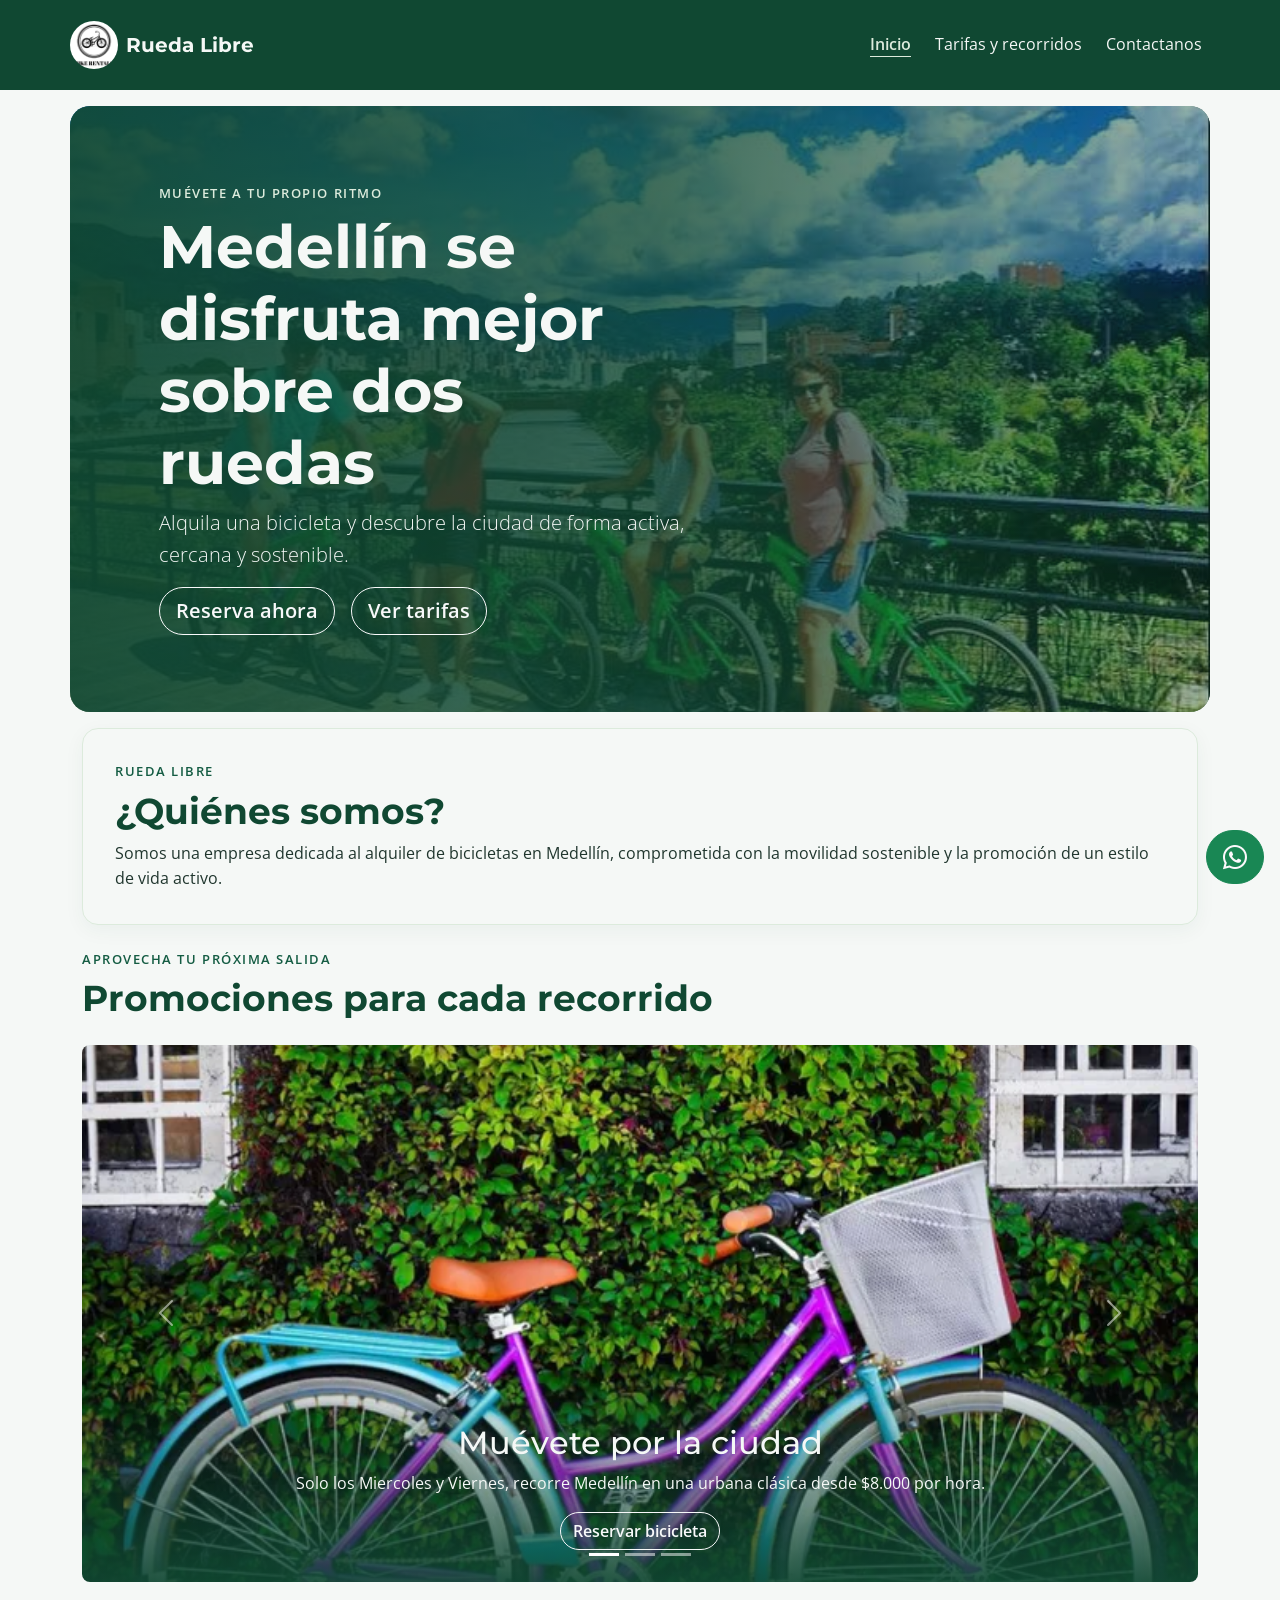
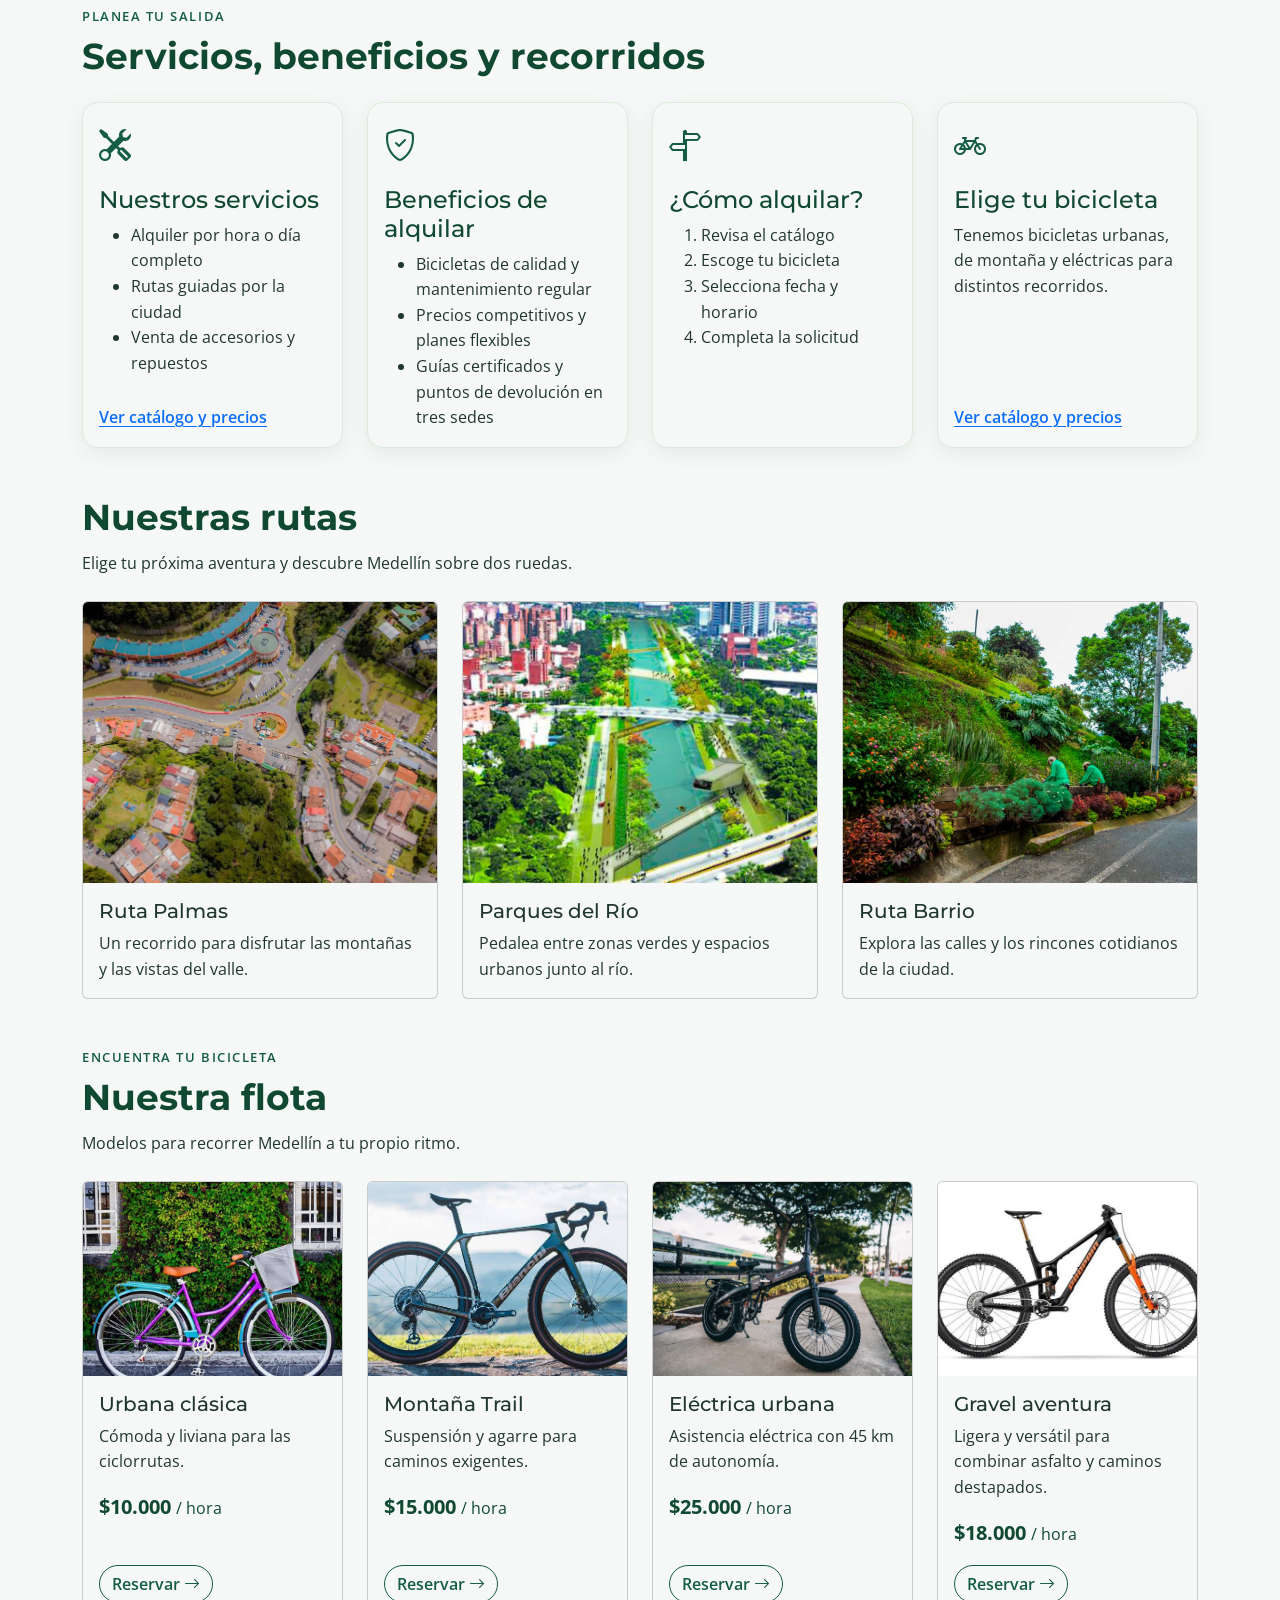
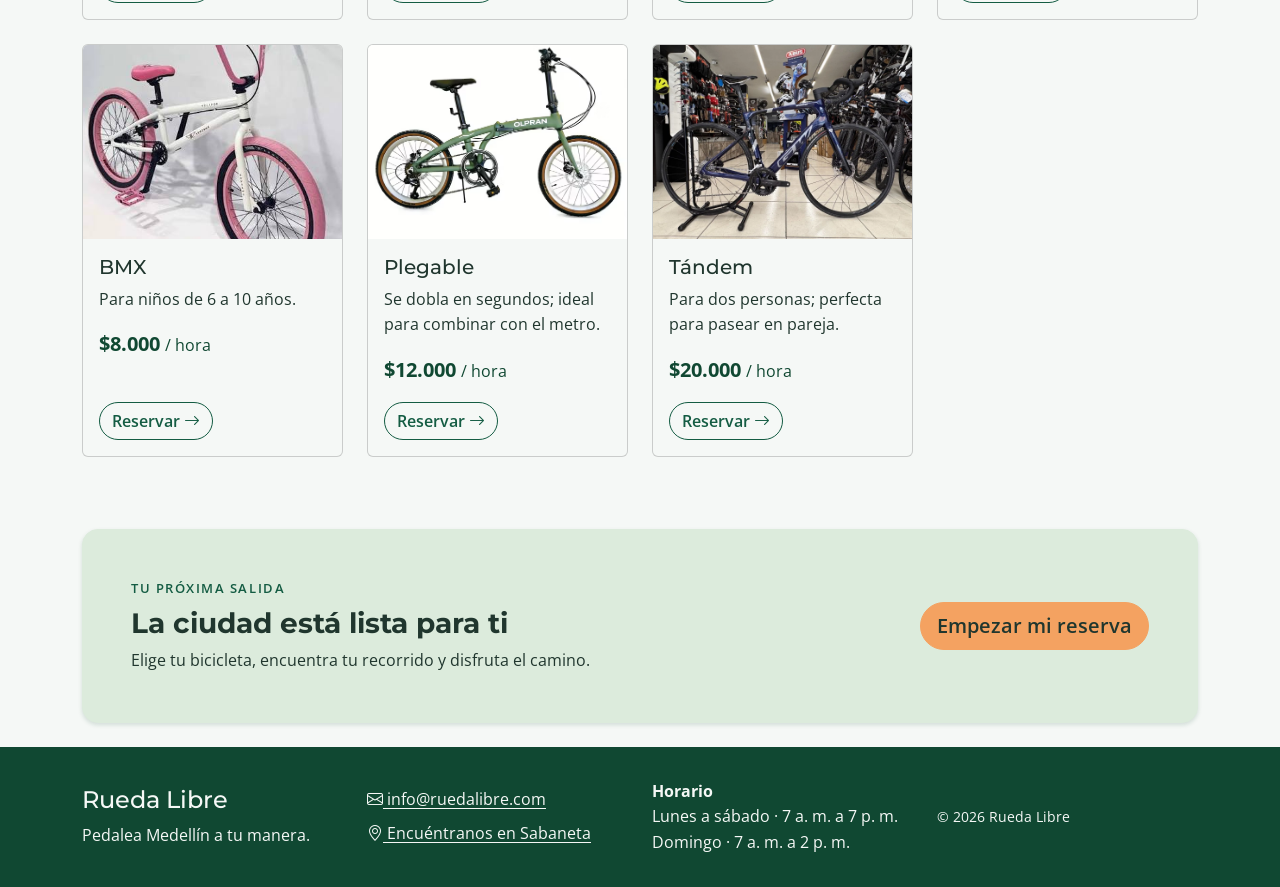
<file: index.html>
<!doctype html>
<html lang="es">
<head>
    <meta charset="utf-8">
    <meta name="viewport" content="width=device-width, initial-scale=1">
    <meta name="description" content="Alquila bicicletas en Medellín con Rueda Libre. Explora la ciudad con opciones urbanas, de montaña y eléctricas.">
    <meta name="theme-color" content="#145c43">
    <title>Rueda Libre | Alquiler de bicicletas en Medellín</title>
    <link rel="preconnect" href="https://fonts.googleapis.com">
    <link rel="preconnect" href="https://fonts.gstatic.com" crossorigin>
    <link href="https://fonts.googleapis.com/css2?family=Montserrat:wght@700&family=Open+Sans:wght@400;600&display=swap" rel="stylesheet">
    <link href="https://cdn.jsdelivr.net/npm/bootstrap@5.3.3/dist/css/bootstrap.min.css" rel="stylesheet" integrity="sha384-QWTKZyjpPEjISv5WaRU9OFeRpok6YctnYmDr5pNlyT2bRjXh0JMhjY6hW+ALEwIH" crossorigin="anonymous">
    <link rel="stylesheet" href="https://cdn.jsdelivr.net/npm/bootstrap-icons@1.11.3/font/bootstrap-icons.min.css">
    <link rel="stylesheet" href="paginas/styless.css">
</head>
<body>
    <a class="skip-link" href="#contenido">Saltar al contenido</a>
    <header class="site-header">
        <nav class="navbar navbar-expand-lg navbar-dark container py-3" aria-label="Navegación principal">
            <a class="navbar-brand d-flex align-items-center gap-2" href="index.html">
                <img class="brand-logo" src="img/logotipo.jpeg" alt="" width="48" height="48">
                <span>Rueda Libre</span>
            </a>
            <button class="navbar-toggler" type="button" data-bs-toggle="collapse" data-bs-target="#menu-principal" aria-controls="menu-principal" aria-expanded="false" aria-label="Abrir o cerrar menú">
                <span class="navbar-toggler-icon"></span>
            </button>
            <div class="collapse navbar-collapse" id="menu-principal">
                <ul class="navbar-nav ms-auto align-items-lg-center gap-lg-2" id="menu">
                    <li class="nav-item"><a class="nav-link activo" aria-current="page" href="index.html">Inicio</a></li>
                    <li class="nav-item"><a class="nav-link" href="paginas/tarifas.html">Tarifas y recorridos</a></li>
                    <li class="nav-item"><a class="nav-link" href="#contacto">Contactanos</a></li>
                </ul>
            </div>
        </nav>
    </header>


    <main id="contenido">
        <section class="hero container my-3" aria-labelledby="titulo-inicio">
            <img class="hero-image" src="img/Ruta.jpeg" alt="Recorrido en bicicleta por los paisajes de Medellín">
            <div class="hero-content">
                <p class="eyebrow">Muévete a tu propio ritmo</p>
                <h1 id="titulo-inicio">Medellín se disfruta mejor sobre dos ruedas</h1>
                <p class="lead">Alquila una bicicleta y descubre la ciudad de forma activa, cercana y sostenible.</p>
                <div class="d-flex flex-wrap gap-3">
                    <a class="btn btn-outline-light btn-lg" href="paginas/reservas.html">Reserva ahora</a>
                    <a class="btn btn-outline-light btn-lg" href="paginas/tarifas.html">Ver tarifas</a>
                </div>
            </div>
        </section>

        <section class="container pb-6" aria-labelledby="quienes-somos">
            <div class="content-panel">
                <p class="eyebrow">Rueda Libre</p>
                <h2 id="quienes-somos">¿Quiénes somos?</h2>
                <p class="mb-0">Somos una empresa dedicada al alquiler de bicicletas en Medellín, comprometida con la movilidad sostenible y la promoción de un estilo de vida activo.</p>
            </div>
        </section>

        <section class="container py-4" aria-labelledby="promociones-inicio">
            <div class="section-heading">
                <p class="eyebrow">Aprovecha tu próxima salida</p>
                <h2 id="promociones-inicio">Promociones para cada recorrido</h2>
            </div>
            <div id="carrusel-promociones" class="carousel slide promotions-carousel rounded-3 overflow-hidden" data-bs-ride="carousel" data-bs-interval="6000" data-bs-pause="hover" aria-label="Promociones de Rueda Libre">
                <div class="carousel-indicators">
                    <button type="button" data-bs-target="#carrusel-promociones" data-bs-slide-to="0" class="active" aria-current="true" aria-label="Mostrar promoción 1 de 3"></button>
                    <button type="button" data-bs-target="#carrusel-promociones" data-bs-slide-to="1" aria-label="Mostrar promoción 2 de 3"></button>
                    <button type="button" data-bs-target="#carrusel-promociones" data-bs-slide-to="2" aria-label="Mostrar promoción 3 de 3"></button>
                </div>
                <div class="carousel-inner">
                    <div class="carousel-item active">
                        <img src="img/UrbanaClasica.jpeg" class="d-block w-100 promotion-image" alt="Bicicleta urbana clásica para recorrer Medellín">
                        <div class="carousel-caption promotion-caption">
                            <h3 class="h2">Muévete por la ciudad</h3>
                            <p>Solo los Miercoles y Viernes, recorre Medellín en una urbana clásica desde $8.000 por hora.</p>
                            <a class="btn btn-outline-light" href="paginas/reservas.html">Reservar bicicleta</a>
                        </div>
                    </div>
                    <div class="carousel-item">
                        <img src="img/MontainTrain.jpeg" class="d-block w-100 promotion-image" alt="Bicicleta de montaña para caminos exigentes">
                        <div class="carousel-caption promotion-caption">
                            <h3 class="h2">Sal a buscar nuevas rutas</h3>
                            <p>Solo los Domingos, elige una bicicleta de montaña desde $13.000 por hora.</p>
                            <a class="btn btn-outline-light" href="paginas/reservas.html">Reservar bicicleta</a>
                        </div>
                    </div>
                    <div class="carousel-item">
                        <img src="img/ElectricaUrbana.jpeg" class="d-block w-100 promotion-image" alt="Bicicleta eléctrica urbana para llegar más lejos">
                        <div class="carousel-caption promotion-caption">
                            <h3 class="h2">Llega más lejos</h3>
                            <p>Solo los Lunes y Jueves, prueba la asistencia eléctrica por $22.000 la hora.</p>
                            <a class="btn btn-outline-light" href="paginas/reservas.html">Reservar bicicleta</a>
                        </div>
                    </div>
                </div>
                <button class="carousel-control-prev" type="button" data-bs-target="#carrusel-promociones" data-bs-slide="prev" aria-label="Promoción anterior">
                    <span class="carousel-control-prev-icon" aria-hidden="true"></span>
                    <span class="visually-hidden">Promoción anterior</span>
                </button>
                <button class="carousel-control-next" type="button" data-bs-target="#carrusel-promociones" data-bs-slide="next" aria-label="Promoción siguiente">
                    <span class="carousel-control-next-icon" aria-hidden="true"></span>
                    <span class="visually-hidden">Promoción siguiente</span>
                </button>
            </div>
        </section>

        <section class="container pb-5" aria-labelledby="opciones">
            <div class="section-heading">
                <p class="eyebrow">Planea tu salida</p>
                <h2 id="opciones">Servicios, beneficios y recorridos</h2>
            </div>
            <div class="row g-4">
                <div class="col-12 col-md-6 col-xl-3">
                    <article class="card info-card h-100">
                        <div class="card-body d-flex flex-column">
                            <i class="bi bi-tools card-icon" aria-hidden="true"></i>
                            <h3 class="h4 card-title">Nuestros servicios</h3>
                            <ul class="card-text">
                                <li>Alquiler por hora o día completo</li>
                                <li>Rutas guiadas por la ciudad</li>
                                <li>Venta de accesorios y repuestos</li>
                            </ul>
                            <a class="card-link mt-auto" href="paginas/tarifas.html">Ver catálogo y precios</a>
                        </div>
                    </article>
                </div>
                <div class="col-12 col-md-6 col-xl-3">
                    <article class="card info-card h-100">
                        <div class="card-body d-flex flex-column">
                            <i class="bi bi-shield-check card-icon" aria-hidden="true"></i>
                            <h3 class="h4 card-title">Beneficios de alquilar</h3>
                            
                            <ul class="card-text">
                                <li>Bicicletas de calidad y mantenimiento regular</li>
                                <li>Precios competitivos y planes flexibles</li>
                                <li>Guías certificados y puntos de devolución en tres sedes</li>
                            </ul>
                        </div>
                    </article>
                </div>
                <div class="col-12 col-md-6 col-xl-3">
                    <article class="card info-card h-100">
                        <div class="card-body d-flex flex-column">
                            <i class="bi bi-signpost-split card-icon" aria-hidden="true"></i>
                            <h3 class="h4 card-title">¿Cómo alquilar?</h3>
                            <ol class="card-text">
                                <li>Revisa el catálogo</li>
                                <li>Escoge tu bicicleta</li>
                                <li>Selecciona fecha y horario</li>
                                <li>Completa la solicitud</li>
                            </ol>
                        </div>
                    </article>
                </div>
                <div class="col-12 col-md-6 col-xl-3">
                    <article class="card info-card h-100">
                        <div class="card-body d-flex flex-column">
                            <i class="bi bi-bicycle card-icon" aria-hidden="true"></i>
                            <h3 class="h4 card-title">Elige tu bicicleta</h3>
                            <p class="card-text">Tenemos bicicletas urbanas, de montaña y eléctricas para distintos recorridos.</p>
                            <a class="card-link mt-auto" href="paginas/tarifas.html#alquiler">Ver catálogo y precios</a>
                        </div>
                    </article>
                </div>
            </div>

        </section>

        <section class="container py-9" aria-labelledby="nuestras-rutas">
            <div class="section-heading">
                <h2 id="nuestras-rutas">Nuestras rutas</h2>
                <p>Elige tu próxima aventura y descubre Medellín sobre dos ruedas.</p>
            </div>
            <div class="row g-4">
                <div class="col-12 col-md-4">
                    <article class="card route-card h-100">
                        <img class="card-img-top route-card-image" src="img/palmas.jpeg" alt="Paisaje de la ruta de Las Palmas">
                        <div class="card-body">
                            <h3 class="card-title h5">Ruta Palmas</h3>
                            <p class="card-text">Un recorrido para disfrutar las montañas y las vistas del valle.</p>
                        </div>
                    </article>
                </div>
                <div class="col-12 col-md-4">
                    <article class="card route-card h-100">
                        <img class="card-img-top route-card-image" src="img/ParquesdelRio.jpeg" alt="Recorrido junto a Parques del Río en Medellín">
                        <div class="card-body">
                            <h3 class="card-title h5">Parques del Río</h3>
                            <p class="card-text">Pedalea entre zonas verdes y espacios urbanos junto al río.</p>
                        </div>
                    </article>
                </div>
                <div class="col-12 col-md-4">
                    <article class="card route-card h-100">
                        <img class="card-img-top route-card-image" src="img/Barrio.jpeg" alt="Recorrido en bicicleta por un barrio de Medellín">
                        <div class="card-body">
                            <h3 class="card-title h5">Ruta Barrio</h3>
                            <p class="card-text">Explora las calles y los rincones cotidianos de la ciudad.</p>
                        </div>
                    </article>
                </div>
            </div>
        </section>

        <section class="container py-5" aria-labelledby="nuestra-flota">
            <div class="section-heading">
                <p class="eyebrow">Encuentra tu bicicleta</p>
                <h2 id="nuestra-flota">Nuestra flota</h2>
                <p>Modelos para recorrer Medellín a tu propio ritmo.</p>
            </div>
            <div class="row fleet-grid">
                <article class="col card fleet-card h-100">
                    <img class="card-img-top fleet-card-image" src="img/UrbanaClasica.jpeg" alt="Bicicleta urbana clásica" loading="lazy">
                    <div class="card-body d-flex flex-column">
                        <h3 class="card-title h5">Urbana clásica</h3>
                        <p class="card-text">Cómoda y liviana para las ciclorrutas.</p>
                        <p class="fleet-price fs-5 fw-bold">$10.000 <span class="fs-6 fw-normal">/ hora</span></p>
                        <a class="btn btn-outline-primary mt-auto align-self-start" href="paginas/reservas.html">Reservar <i class="bi bi-arrow-right" aria-hidden="true"></i></a>
                    </div>
                </article>
                <article class="col card fleet-card h-100">
                    <img class="card-img-top fleet-card-image" src="img/MontainTrain.jpeg" alt="Bicicleta para recorridos de montaña" loading="lazy">
                    <div class="card-body d-flex flex-column">
                        <h3 class="card-title h5">Montaña Trail</h3>
                        <p class="card-text">Suspensión y agarre para caminos exigentes.</p>
                        <p class="fleet-price fs-5 fw-bold">$15.000 <span class="fs-6 fw-normal">/ hora</span></p>
                        <a class="btn btn-outline-primary mt-auto align-self-start" href="paginas/reservas.html">Reservar <i class="bi bi-arrow-right" aria-hidden="true"></i></a>
                    </div>
                </article>
                <article class="col card fleet-card h-100">
                    <img class="card-img-top fleet-card-image" src="img/ElectricaUrbana.jpeg" alt="Bicicleta eléctrica urbana" loading="lazy">
                    <div class="card-body d-flex flex-column">
                        <h3 class="card-title h5">Eléctrica urbana</h3>
                        <p class="card-text">Asistencia eléctrica con 45 km de autonomía.</p>
                        <p class="fleet-price fs-5 fw-bold">$25.000 <span class="fs-6 fw-normal">/ hora</span></p>
                        <a class="btn btn-outline-primary mt-auto align-self-start" href="paginas/reservas.html">Reservar <i class="bi bi-arrow-right" aria-hidden="true"></i></a>
                    </div>
                </article>
                <article class="col card fleet-card h-100">
                    <img class="card-img-top fleet-card-image" src="img/GravelAventura.jpeg" alt="Bicicleta gravel para aventura" loading="lazy">
                    <div class="card-body d-flex flex-column">
                        <h3 class="card-title h5">Gravel aventura</h3>
                        <p class="card-text">Ligera y versátil para combinar asfalto y caminos destapados.</p>
                        <p class="fleet-price fs-5 fw-bold">$18.000 <span class="fs-6 fw-normal">/ hora</span></p>
                        <a class="btn btn-outline-primary mt-auto align-self-start" href="paginas/reservas.html">Reservar <i class="bi bi-arrow-right" aria-hidden="true"></i></a>
                    </div>
                </article>
                <article class="col card fleet-card h-100">
                    <img class="card-img-top fleet-card-image" src="img/BMX.jpeg" alt="Bicicleta BMX" loading="lazy">
                    <div class="card-body d-flex flex-column">
                        <h3 class="card-title h5">BMX</h3>
                        <p class="card-text">Para niños de 6 a 10 años.</p>
                        <p class="fleet-price fs-5 fw-bold">$8.000 <span class="fs-6 fw-normal">/ hora</span></p>
                        <a class="btn btn-outline-primary mt-auto align-self-start" href="paginas/reservas.html">Reservar <i class="bi bi-arrow-right" aria-hidden="true"></i></a>
                    </div>
                </article>
                <article class="col card fleet-card h-100">
                    <img class="card-img-top fleet-card-image" src="img/plegable.jpeg" alt="Bicicleta plegable" loading="lazy">
                    <div class="card-body d-flex flex-column">
                        <h3 class="card-title h5">Plegable</h3>
                        <p class="card-text">Se dobla en segundos; ideal para combinar con el metro.</p>
                        <p class="fleet-price fs-5 fw-bold">$12.000 <span class="fs-6 fw-normal">/ hora</span></p>
                        <a class="btn btn-outline-primary mt-auto align-self-start" href="paginas/reservas.html">Reservar <i class="bi bi-arrow-right" aria-hidden="true"></i></a>
                    </div>
                </article>
                <article class="col card fleet-card h-100">
                    <img class="card-img-top fleet-card-image" src="img/Bicicleta.jpeg" alt="Bicicleta de alquiler" loading="lazy">
                    <div class="card-body d-flex flex-column">
                        <h3 class="card-title h5">Tándem</h3>
                        <p class="card-text">Para dos personas; perfecta para pasear en pareja.</p>
                        <p class="fleet-price fs-5 fw-bold">$20.000 <span class="fs-6 fw-normal">/ hora</span></p>
                        <a class="btn btn-outline-primary mt-auto align-self-start" href="paginas/reservas.html">Reservar <i class="bi bi-arrow-right" aria-hidden="true"></i></a>
                    </div>
                </article>
            </div>
        </section>


        <section class="container py-4" aria-labelledby="viaje-a-tu-ritmo">
            <div class="cta-panel d-flex flex-column flex-md-row align-items-md-center justify-content-between gap-4 rounded-4 border p-4 p-md-5 shadow-sm">
                <div>
                    <p class="small fw-semibold text-uppercase eyebrow">Tu próxima salida</p>
                    <h2 id="viaje-a-tu-ritmo" class="h3 fw-bold">La ciudad está lista para ti</h2>
                    <p class="mb-0">Elige tu bicicleta, encuentra tu recorrido y disfruta el camino.</p>
                </div>
                <a class="btn btn-lg btn-naranja-pedal flex-shrink-0" href="paginas/reservas.html">Empezar mi reserva</a>
            </div>
        </section>
    </main>
<a class="whatsapp-link btn btn-success btn-lg position-fixed bottom-0 end-0 m-3 z-3" href="https://wa.me/573000000000" target="_blank" rel="noopener noreferrer" aria-label="Contactar con Rueda Libre por WhatsApp"><i class="bi bi-whatsapp"></i></a>
    <footer class="site-footer" id="contacto">
        <div class="container">
            <div class="row align-items-center g-4">
                <div class="col-12 col-sm-6 col-lg-3">
                <h2 class="h4">Rueda Libre</h2>
                <p class="mb-0">Pedalea Medellín a tu manera.</p>
            </div>
            <address class="col-12 col-sm-6 col-lg-3 footer-contact mb-0 d-flex flex-column gap-2">
                <a href="mailto:info@ruedalibre.com"><i class="bi bi-envelope" aria-hidden="true"></i> info@ruedalibre.com</a>
                <a href="https://www.google.com/maps/search/?api=1&amp;query=Cl.%2076D%20Sur%2047b-40%2C%20Sabaneta%2C%20Antioquia" target="_blank" rel="noopener noreferrer"><i class="bi bi-geo-alt" aria-hidden="true"></i> Encuéntranos en Sabaneta</a>
            </address>
            <div class="col-12 col-sm-6 col-lg-3">
                <strong>Horario</strong>
                <p class="mb-0">Lunes a sábado · 7 a. m. a 7 p. m.<br>Domingo · 7 a. m. a 2 p. m.</p>
            </div>
            <p class="col-12 col-sm-6 col-lg-3 mb-0 small">© 2026 Rueda Libre</p>
            </div>
        </div>
    </footer>
    <script src="https://cdn.jsdelivr.net/npm/bootstrap@5.3.3/dist/js/bootstrap.bundle.min.js" integrity="sha384-YvpcrYf0tY3lHB60NNkmXc5s9fDVZLESaAA55NDzOxhy9GkcIdslK1eN7N6jIeHz" crossorigin="anonymous"></script>
</body>
</html>
</file>
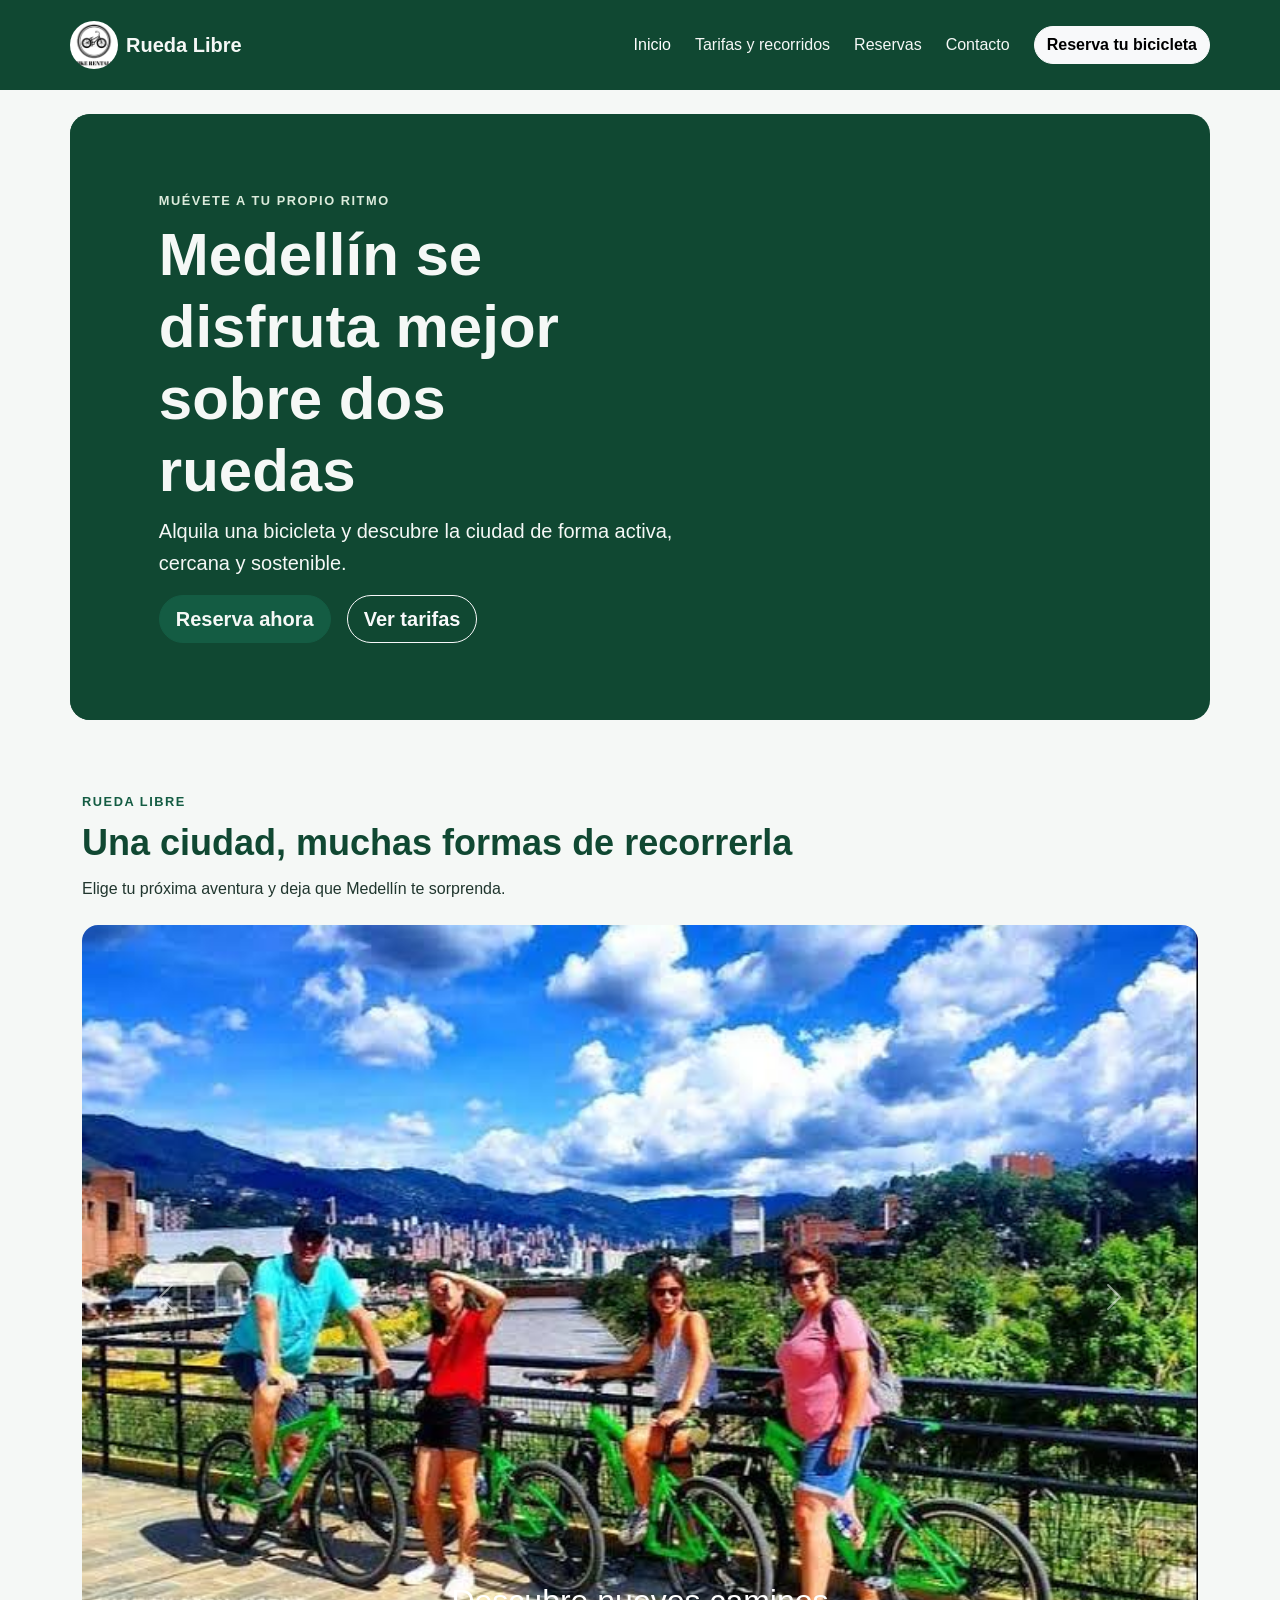
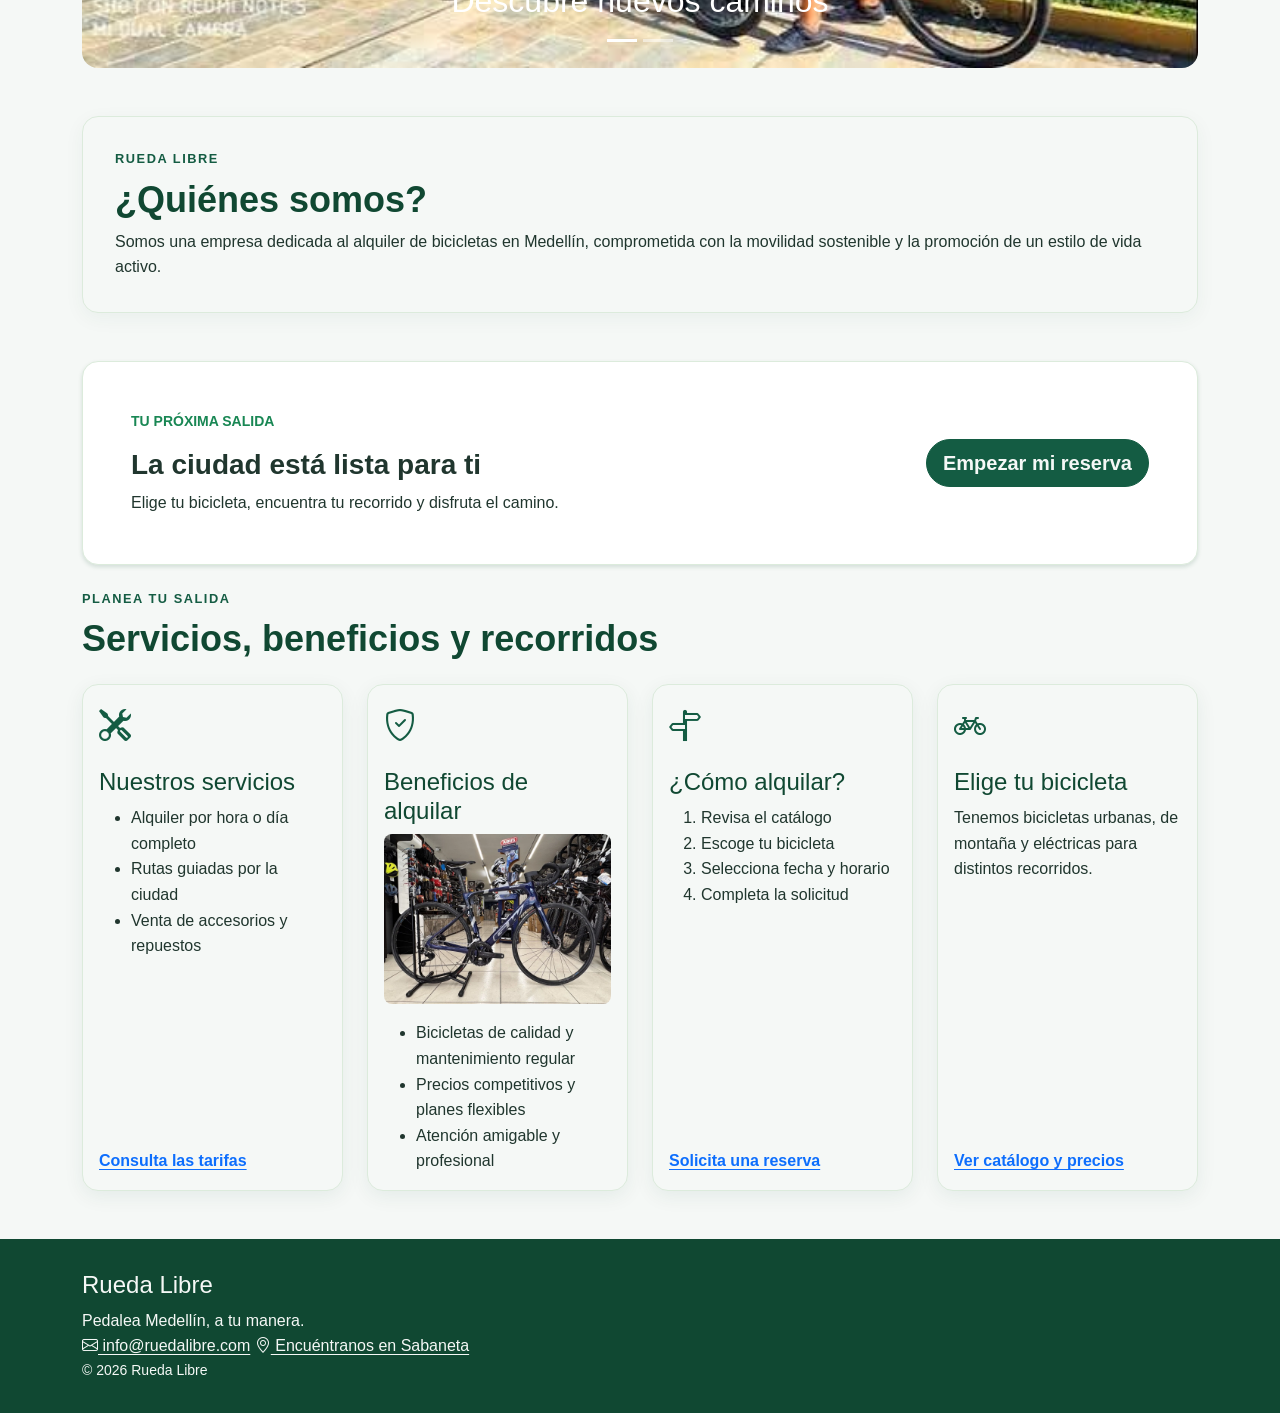
<file: paginas/index.html>
<!doctype html>
<html lang="es">
<head>
    <meta charset="utf-8">
    <meta name="viewport" content="width=device-width, initial-scale=1">
    <meta name="description" content="Alquila bicicletas en Medellín con Rueda Libre. Explora la ciudad con opciones urbanas, de montaña y eléctricas.">
    <meta name="theme-color" content="#145c43">
    <title>Rueda Libre | Alquiler de bicicletas en Medellín</title>
    <link rel="preconnect" href="https://fonts.googleapis.com">
    <link rel="preconnect" href="https://fonts.gstatic.com" crossorigin>
    <link href="https://fonts.googleapis.com/css2?family=DM+Sans:wght@400;500;600;700&family=Manrope:wght@600;700;800&display=swap" rel="stylesheet">
    <link href="https://cdn.jsdelivr.net/npm/bootstrap@5.3.3/dist/css/bootstrap.min.css" rel="stylesheet" integrity="sha384-QWTKZyjpPEjISv5WaRU9OFeRpok6YctnYmDr5pNlyT2bRjXh0JMhjY6hW+ALEwIH" crossorigin="anonymous">
    <link rel="stylesheet" href="https://cdn.jsdelivr.net/npm/bootstrap-icons@1.11.3/font/bootstrap-icons.min.css">
    <link rel="stylesheet" href="styless.css">
</head>
<body>
    <a class="skip-link" href="#contenido">Saltar al contenido</a>
    <header class="site-header">
        <nav class="navbar navbar-expand-lg navbar-dark container py-3" aria-label="Navegación principal">
            <a class="navbar-brand d-flex align-items-center gap-2" href="index.html">
                <img class="brand-logo" src="../img/logotipo.jpeg" alt="" width="48" height="48">
                <span>Rueda Libre</span>
            </a>
            <button class="navbar-toggler" type="button" data-bs-toggle="collapse" data-bs-target="#menu-principal" aria-controls="menu-principal" aria-expanded="false" aria-label="Abrir o cerrar menú">
                <span class="navbar-toggler-icon"></span>
            </button>
            <div class="collapse navbar-collapse" id="menu-principal">
                <ul class="navbar-nav ms-auto align-items-lg-center gap-lg-2">
                    <li class="nav-item"><a class="nav-link active" aria-current="page" href="index.html">Inicio</a></li>
                    <li class="nav-item"><a class="nav-link" href="tarifas.html">Tarifas y recorridos</a></li>
                    <li class="nav-item"><a class="nav-link" href="reservas.html">Reservas</a></li>
                    <li class="nav-item"><a class="nav-link" href="#contacto">Contacto</a></li>
                    <li class="nav-item"><a class="btn btn-light ms-lg-2" href="reservas.html">Reserva tu bicicleta</a></li>
                </ul>
            </div>
        </nav>
    </header>

    <main id="contenido">
        <section class="hero container my-4" aria-labelledby="titulo-inicio">
            <div class="hero-content">
                <p class="eyebrow">Muévete a tu propio ritmo</p>
                <h1 id="titulo-inicio">Medellín se disfruta mejor sobre dos ruedas</h1>
                <p class="lead">Alquila una bicicleta y descubre la ciudad de forma activa, cercana y sostenible.</p>
                <div class="d-flex flex-wrap gap-3">
                    <a class="btn btn-primary btn-lg" href="reservas.html">Reserva ahora</a>
                    <a class="btn btn-outline-light btn-lg" href="tarifas.html">Ver tarifas</a>
                </div>
            </div>
        </section>

        <section class="container py-5" aria-labelledby="experiencias">
            <div class="section-heading">
                <p class="eyebrow">Rueda Libre</p>
                <h2 id="experiencias">Una ciudad, muchas formas de recorrerla</h2>
                <p>Elige tu próxima aventura y deja que Medellín te sorprenda.</p>
            </div>
            <div id="carrusel-rutas" class="carousel slide ride-carousel" aria-label="Galería de bicicletas y recorridos">
                <div class="carousel-indicators">
                    <button type="button" data-bs-target="#carrusel-rutas" data-bs-slide-to="0" class="active" aria-current="true" aria-label="Mostrar imagen 1"></button>
                    <button type="button" data-bs-target="#carrusel-rutas" data-bs-slide-to="1" aria-label="Mostrar imagen 2"></button>
                </div>
                <div class="carousel-inner rounded-4">
                    <div class="carousel-item active">
                        <img src="../img/Ruta.jpeg" class="d-block w-100" alt="Bicicletas listas para recorrer Medellín">
                        <div class="carousel-caption"><p class="h2">Descubre nuevos caminos</p></div>
                    </div>
                    <div class="carousel-item">
                        <img src="../img/Bicicleta.jpeg" class="d-block w-100" alt="Bicicleta disponible para alquilar">
                        <div class="carousel-caption"><p class="h2">Encuentra tu próxima bicicleta</p></div>
                    </div>
                </div>
                <button class="carousel-control-prev" type="button" data-bs-target="#carrusel-rutas" data-bs-slide="prev" aria-label="Imagen anterior">
                    <span class="carousel-control-prev-icon" aria-hidden="true"></span>
                </button>
                <button class="carousel-control-next" type="button" data-bs-target="#carrusel-rutas" data-bs-slide="next" aria-label="Imagen siguiente">
                    <span class="carousel-control-next-icon" aria-hidden="true"></span>
                </button>
            </div>
        </section>

        <section class="container pb-4" aria-labelledby="quienes-somos">
            <div class="content-panel">
                <p class="eyebrow">Rueda Libre</p>
                <h2 id="quienes-somos">¿Quiénes somos?</h2>
                <p class="mb-0">Somos una empresa dedicada al alquiler de bicicletas en Medellín, comprometida con la movilidad sostenible y la promoción de un estilo de vida activo.</p>
            </div>
        </section>

        <section class="container py-4" aria-labelledby="viaje-a-tu-ritmo">
            <div class="d-flex flex-column flex-md-row align-items-md-center justify-content-between gap-4 rounded-4 border bg-white p-4 p-md-5 shadow-sm">
                <div>
                    <p class="small fw-bold text-success text-uppercase">Tu próxima salida</p>
                    <h2 id="viaje-a-tu-ritmo" class="h3 fw-bold">La ciudad está lista para ti</h2>
                    <p class="mb-0">Elige tu bicicleta, encuentra tu recorrido y disfruta el camino.</p>
                </div>
                <a class="btn btn-primary btn-lg flex-shrink-0" href="reservas.html">Empezar mi reserva</a>
            </div>
        </section>

        <section class="container pb-5" aria-labelledby="opciones">
            <div class="section-heading">
                <p class="eyebrow">Planea tu salida</p>
                <h2 id="opciones">Servicios, beneficios y recorridos</h2>
            </div>
            <div class="row g-4">
                <div class="col-12 col-md-6 col-xl-3">
                    <article class="card info-card h-100">
                        <div class="card-body d-flex flex-column">
                            <i class="bi bi-tools card-icon" aria-hidden="true"></i>
                            <h3 class="h4 card-title">Nuestros servicios</h3>
                            <ul class="card-text">
                                <li>Alquiler por hora o día completo</li>
                                <li>Rutas guiadas por la ciudad</li>
                                <li>Venta de accesorios y repuestos</li>
                            </ul>
                            <a class="card-link mt-auto" href="tarifas.html">Consulta las tarifas</a>
                        </div>
                    </article>
                </div>
                <div class="col-12 col-md-6 col-xl-3">
                    <article class="card info-card h-100">
                        <div class="card-body d-flex flex-column">
                            <i class="bi bi-shield-check card-icon" aria-hidden="true"></i>
                            <h3 class="h4 card-title">Beneficios de alquilar</h3>
                            <img class="img-fluid rounded-3 mb-3" src="../img/Bicicleta.jpeg" alt="Bicicleta disponible para alquilar">
                            <ul class="card-text">
                                <li>Bicicletas de calidad y mantenimiento regular</li>
                                <li>Precios competitivos y planes flexibles</li>
                                <li>Atención amigable y profesional</li>
                            </ul>
                        </div>
                    </article>
                </div>
                <div class="col-12 col-md-6 col-xl-3">
                    <article class="card info-card h-100">
                        <div class="card-body d-flex flex-column">
                            <i class="bi bi-signpost-split card-icon" aria-hidden="true"></i>
                            <h3 class="h4 card-title">¿Cómo alquilar?</h3>
                            <ol class="card-text">
                                <li>Revisa el catálogo</li>
                                <li>Escoge tu bicicleta</li>
                                <li>Selecciona fecha y horario</li>
                                <li>Completa la solicitud</li>
                            </ol>
                            <a class="card-link mt-auto" href="reservas.html">Solicita una reserva</a>
                        </div>
                    </article>
                </div>
                <div class="col-12 col-md-6 col-xl-3">
                    <article class="card info-card h-100">
                        <div class="card-body d-flex flex-column">
                            <i class="bi bi-bicycle card-icon" aria-hidden="true"></i>
                            <h3 class="h4 card-title">Elige tu bicicleta</h3>
                            <p class="card-text">Tenemos bicicletas urbanas, de montaña y eléctricas para distintos recorridos.</p>
                            <a class="card-link mt-auto" href="tarifas.html#alquiler">Ver catálogo y precios</a>
                        </div>
                    </article>
                </div>
            </div>
        </section>
    </main>

    <footer class="site-footer" id="contacto">
        <div class="container footer-content">
            <div>
                <h2 class="h4">Rueda Libre</h2>
                <p class="mb-0">Pedalea Medellín, a tu manera.</p>
            </div>
            <address class="mb-0">
                <a href="mailto:info@ruedalibre.com"><i class="bi bi-envelope" aria-hidden="true"></i> info@ruedalibre.com</a>
                <a href="https://www.google.com/maps/search/?api=1&amp;query=Cl.%2076D%20Sur%2047b-40%2C%20Sabaneta%2C%20Antioquia" target="_blank" rel="noopener noreferrer"><i class="bi bi-geo-alt" aria-hidden="true"></i> Encuéntranos en Sabaneta</a>
            </address>
            <p class="mb-0 small">© 2026 Rueda Libre</p>
        </div>
    </footer>
    <script src="https://cdn.jsdelivr.net/npm/bootstrap@5.3.3/dist/js/bootstrap.bundle.min.js" integrity="sha384-YvpcrYf0tY3lHB60NNkmXc5s9fDVZLESaAA55NDzOxhy9GkcIdslK1eN7N6jIeHz" crossorigin="anonymous"></script>
</body>
</html>
</file>
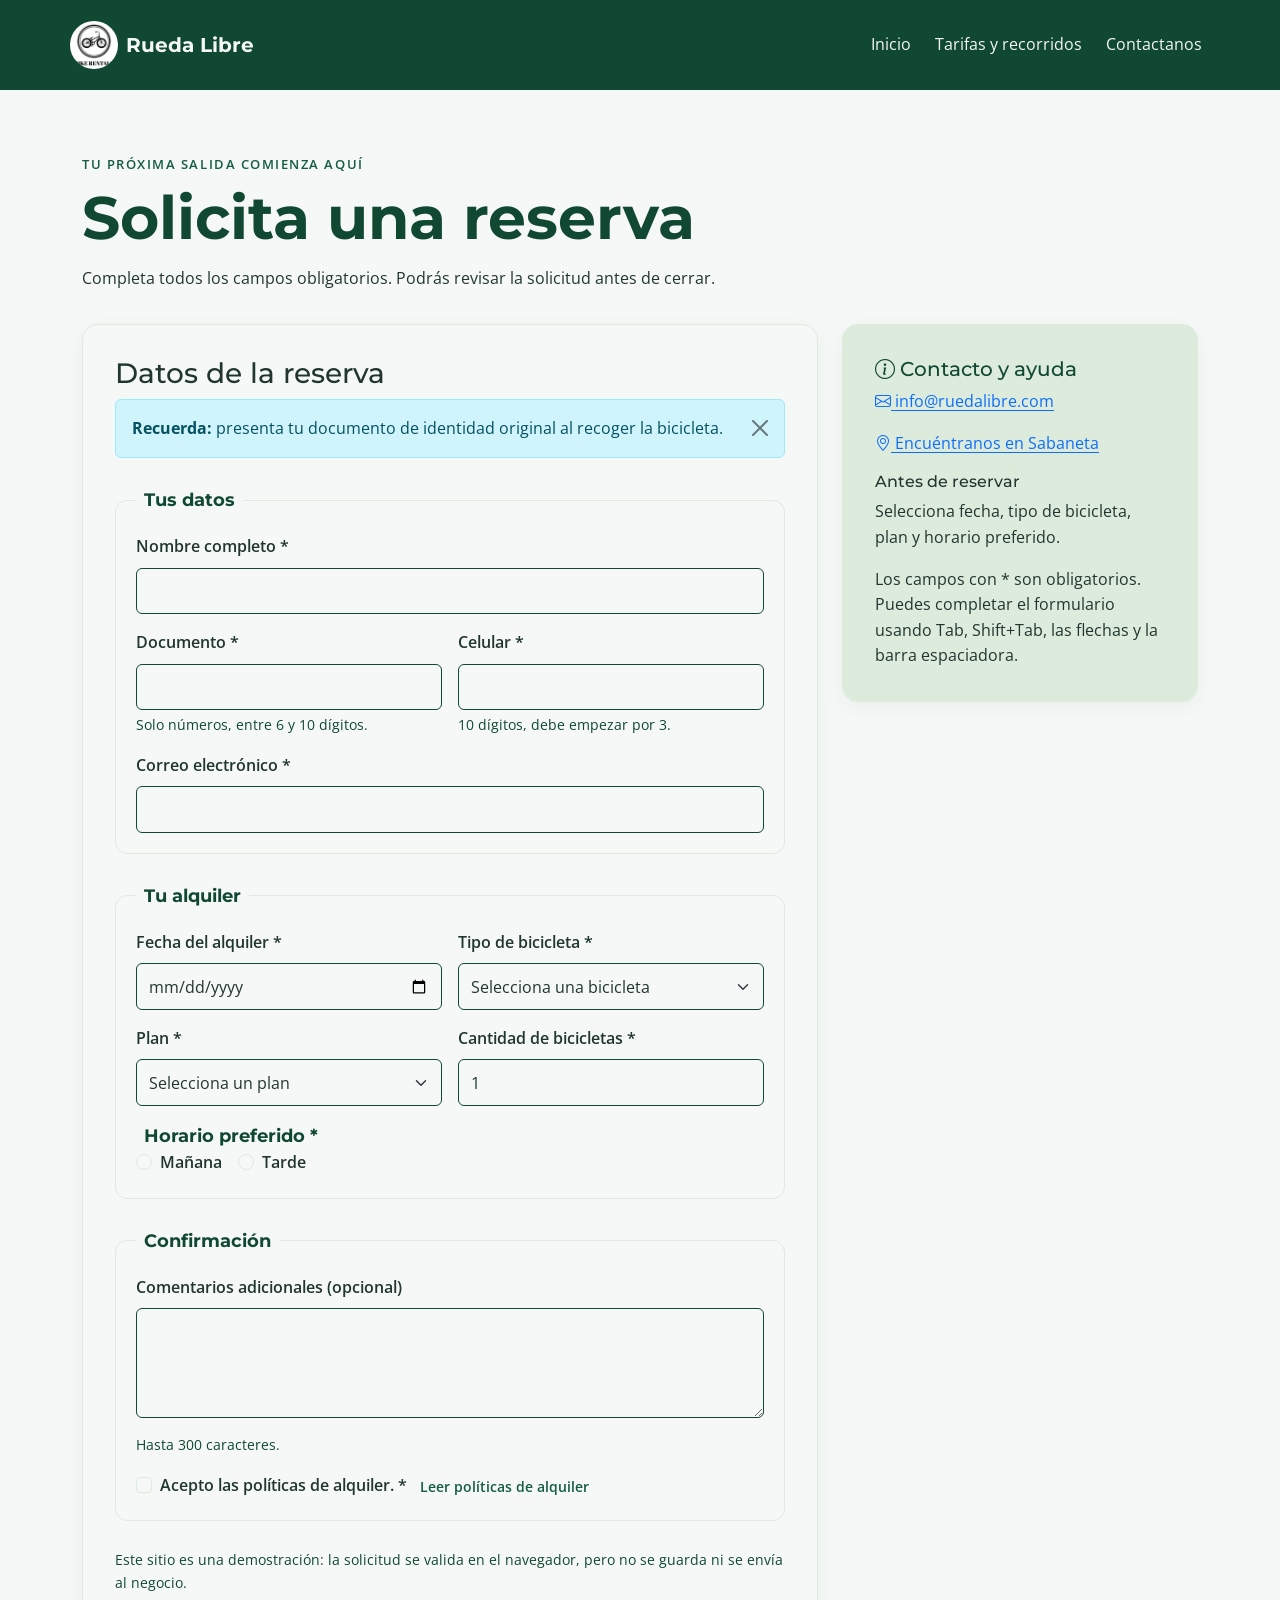
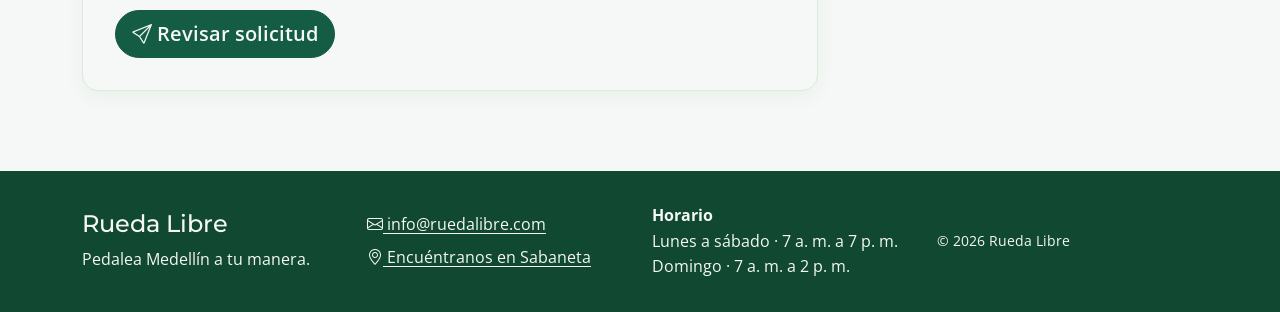
<file: paginas/reservas.html>
<!doctype html>
<html lang="es">
<head>
    <meta charset="utf-8">
    <meta name="viewport" content="width=device-width, initial-scale=1">
    <meta name="description" content="Completa el formulario para solicitar una reserva de bicicleta con Rueda Libre en Medellín.">
    <meta name="theme-color" content="#145c43">
    <title>Reservas | Rueda Libre</title>
    <link rel="preconnect" href="https://fonts.googleapis.com">
    <link rel="preconnect" href="https://fonts.gstatic.com" crossorigin>
    <link href="https://fonts.googleapis.com/css2?family=Montserrat:wght@700&family=Open+Sans:wght@400;600&display=swap" rel="stylesheet">
    <link href="https://cdn.jsdelivr.net/npm/bootstrap@5.3.3/dist/css/bootstrap.min.css" rel="stylesheet" integrity="sha384-QWTKZyjpPEjISv5WaRU9OFeRpok6YctnYmDr5pNlyT2bRjXh0JMhjY6hW+ALEwIH" crossorigin="anonymous">
    <link rel="stylesheet" href="https://cdn.jsdelivr.net/npm/bootstrap-icons@1.11.3/font/bootstrap-icons.min.css">
    <link rel="stylesheet" href="styless.css">
</head>
<body>
    <a class="skip-link" href="#contenido">Saltar al contenido</a>
    <header class="site-header">
        <nav class="navbar navbar-expand-lg navbar-dark container py-3" aria-label="Navegación principal">
            <a class="navbar-brand d-flex align-items-center gap-2" href="../index.html">
                <img class="brand-logo" src="../img/logotipo.jpeg" alt="" width="48" height="48">
                <span>Rueda Libre</span>
            </a>
            <button class="navbar-toggler" type="button" data-bs-toggle="collapse" data-bs-target="#menu-principal" aria-controls="menu-principal" aria-expanded="false" aria-label="Abrir o cerrar menú">
                <span class="navbar-toggler-icon"></span>
            </button>
            <div class="collapse navbar-collapse" id="menu-principal">
                <ul class="navbar-nav ms-auto align-items-lg-center gap-lg-2" id="menu">
                    <li class="nav-item"><a class="nav-link" href="../index.html">Inicio</a></li>
                    <li class="nav-item"><a class="nav-link" href="tarifas.html">Tarifas y recorridos</a></li>
                    <li class="nav-item"><a class="nav-link" href="#contacto">Contactanos</a></li>
                </ul>
            </div>
        </nav>
    </header>

    <main id="contenido" class="container page-content">
        <header class="page-heading">
            <p class="eyebrow">Tu próxima salida comienza aquí</p>
            <h1>Solicita una reserva</h1>
            <p>Completa todos los campos obligatorios. Podrás revisar la solicitud antes de cerrar.</p>
        </header>

        <div class="row g-4">
            <section class="col-12 col-lg-8" aria-labelledby="titulo-formulario">
                <div class="content-panel">
                    <h2 id="titulo-formulario" class="h3">Datos de la reserva</h2>
                    <div id="mensaje-formulario" class="alert alert-success d-none" role="status" aria-live="polite"></div>
                    <div class="alert alert-info alert-dismissible fade show" role="status">
                        <strong>Recuerda:</strong> presenta tu documento de identidad original al recoger la bicicleta.
                        <button type="button" class="btn-close" data-bs-dismiss="alert" aria-label="Cerrar recordatorio"></button>
                    </div>
                    <form id="formulario-reserva" class="needs-validation" action="#" method="post" novalidate>
                        <fieldset class="form-section">
                            <legend>Tus datos</legend>
                            <div class="row g-3">
                                <div class="col-12">
                                    <label class="form-label" for="nombre">Nombre completo <span aria-hidden="true">*</span></label>
                                    <input class="form-control" type="text" id="nombre" name="nombre" autocomplete="name" minlength="3" maxlength="100" aria-describedby="error-nombre" required>
                                    <div class="invalid-feedback" id="error-nombre">Escribe tu nombre completo con al menos 3 caracteres.</div>
                                </div>
                                <div class="col-12">
                                    <div class="row g-3">
                                        <div class="col-12 col-md-6">
                                            <label class="form-label" for="documento">Documento <span aria-hidden="true">*</span></label>
                                            <input class="form-control" type="text" id="documento" name="documento" inputmode="numeric" pattern="[0-9]{6,10}" title="Ingresa solo números: entre 6 y 10 dígitos." aria-describedby="ayuda-documento error-documento" required>
                                            <div id="ayuda-documento" class="form-text">Solo números, entre 6 y 10 dígitos.</div>
                                            <div class="invalid-feedback" id="error-documento">Escribe únicamente números: el documento debe tener entre 6 y 10 dígitos.</div>
                                        </div>
                                        <div class="col-12 col-md-6">
                                            <label class="form-label" for="celular">Celular <span aria-hidden="true">*</span></label>
                                            <input class="form-control" type="tel" id="celular" name="celular" autocomplete="tel" inputmode="numeric" pattern="3[0-9]{9}" title="Ingresa 10 dígitos y comienza por 3." aria-describedby="ayuda-celular error-celular" required>
                                            <div id="ayuda-celular" class="form-text">10 dígitos, debe empezar por 3.</div>
                                            <div class="invalid-feedback" id="error-celular">Escribe un número de celular de 10 dígitos que empiece por 3.</div>
                                        </div>
                                    </div>
                                </div>
                                <div class="col-12">
                                    <label class="form-label" for="correo">Correo electrónico <span aria-hidden="true">*</span></label>
                                    <input class="form-control" type="email" id="correo" name="correo" autocomplete="email" maxlength="254" aria-describedby="error-correo" required>
                                    <div class="invalid-feedback" id="error-correo">Escribe un correo completo con formato nombre@dominio.com.</div>
                                </div>
                            </div>
                        </fieldset>

                        <fieldset class="form-section">
                            <legend>Tu alquiler</legend>
                            <div class="row g-3">
                                <div class="col-12 col-md-6">
                                    <label class="form-label" for="fecha">Fecha del alquiler <span aria-hidden="true">*</span></label>
                                    <input class="form-control" type="date" id="fecha" name="fecha" aria-describedby="error-fecha" required>
                                    <div class="invalid-feedback" id="error-fecha">Selecciona la fecha de recogida de hoy en adelante.</div>
                                </div>
                                <div class="col-12 col-md-6">
                                    <label class="form-label" for="bicicleta">Tipo de bicicleta <span aria-hidden="true">*</span></label>
                                    <select class="form-select" id="bicicleta" name="bicicleta" aria-describedby="error-bicicleta" required>
                                        <option value="">Selecciona una bicicleta</option>
                                        <option value="urbana">Bicicleta urbana</option>
                                        <option value="montana">Bicicleta de montaña</option>
                                        <option value="electrica">Bicicleta eléctrica</option>
                                    </select>
                                    <div class="invalid-feedback" id="error-bicicleta">Elige el tipo de bicicleta que quieres alquilar.</div>
                                </div>
                                <div class="col-12 col-md-6">
                                    <label class="form-label" for="plan">Plan <span aria-hidden="true">*</span></label>
                                    <select class="form-select" id="plan" name="plan" aria-describedby="error-plan" required>
                                        <option value="">Selecciona un plan</option>
                                        <option value="una-hora">1 hora</option>
                                        <option value="medio-dia">Medio día (4 horas)</option>
                                        <option value="dia-completo">Día completo</option>
                                    </select>
                                    <div class="invalid-feedback" id="error-plan">Selecciona cuánto tiempo necesitas la bicicleta.</div>
                                </div>
                                <div class="col-12 col-md-6">
                                    <label class="form-label" for="cantidad">Cantidad de bicicletas <span aria-hidden="true">*</span></label>
                                    <input class="form-control" type="number" id="cantidad" name="cantidad" min="1" max="6" step="1" value="1" aria-describedby="error-cantidad" required>
                                    <div class="invalid-feedback" id="error-cantidad">Indica un número entero de bicicletas entre 1 y 6.</div>
                                </div>
                                <fieldset class="col-12">
                                    <legend class="form-label">Horario preferido <span aria-hidden="true">*</span></legend>
                                    <div class="d-flex flex-wrap gap-3">
                                        <div class="form-check">
                                            <input class="form-check-input" type="radio" id="horario-manana" name="horario" value="Mañana" aria-describedby="error-horario" required>
                                            <label class="form-check-label" for="horario-manana">Mañana</label>
                                            <div class="invalid-feedback" id="error-horario">Elige mañana o tarde como horario de recogida.</div>
                                        </div>
                                        <div class="form-check">
                                            <input class="form-check-input" type="radio" id="horario-tarde" name="horario" value="Tarde" aria-describedby="error-horario" required>
                                            <label class="form-check-label" for="horario-tarde">Tarde</label>
                                        </div>
                                    </div>
                                </fieldset>
                            </div>
                        </fieldset>

                        <fieldset class="form-section">
                            <legend>Confirmación</legend>
                            <label class="form-label" for="comentarios">Comentarios adicionales <span>(opcional)</span></label>
                            <textarea class="form-control mb-3" id="comentarios" name="comentarios" rows="4" maxlength="300" aria-describedby="ayuda-comentarios"></textarea>
                            <div id="ayuda-comentarios" class="form-text mb-3">Hasta 300 caracteres.</div>
                            <div class="form-check">
                                <input class="form-check-input" type="checkbox" id="politicas" name="politicas" value="aceptadas" aria-describedby="error-politicas" required>
                                <label class="form-check-label" for="politicas">Acepto las políticas de alquiler. <span aria-hidden="true">*</span></label>
                                <button type="button" class="btn btn-link btn-sm p-0 ms-2" data-bs-toggle="modal" data-bs-target="#modal-politicas">Leer políticas de alquiler</button>
                                <div class="invalid-feedback" id="error-politicas">Marca la casilla para aceptar las políticas antes de continuar.</div>
                            </div>
                        </fieldset>
                        <p class="form-text">Este sitio es una demostración: la solicitud se valida en el navegador, pero no se guarda ni se envía al negocio.</p>
                        <button class="btn btn-primary btn-lg" type="submit"><i class="bi bi-send" aria-hidden="true"></i> Revisar solicitud</button>
                    </form>
                </div>
            </section>
            <aside class="col-12 col-lg-4 reservation-contact" aria-labelledby="ayuda-reserva">
                <div class="notice-panel">
                    <h2 id="ayuda-reserva" class="h5"><i class="bi bi-info-circle" aria-hidden="true"></i> Contacto y ayuda</h2>
                    <address>
                        <p><a href="mailto:info@ruedalibre.com"><i class="bi bi-envelope" aria-hidden="true"></i> info@ruedalibre.com</a></p>
                        <p><a href="https://www.google.com/maps/search/?api=1&amp;query=Cl.%2076D%20Sur%2047b-40%2C%20Sabaneta%2C%20Antioquia" target="_blank" rel="noopener noreferrer"><i class="bi bi-geo-alt" aria-hidden="true"></i> Encuéntranos en Sabaneta</a></p>
                    </address>
                    <h3 class="h6">Antes de reservar</h3>
                    <p>Selecciona fecha, tipo de bicicleta, plan y horario preferido.</p>
                    <p class="mb-0">Los campos con <span aria-hidden="true">*</span> son obligatorios. Puedes completar el formulario usando Tab, Shift+Tab, las flechas y la barra espaciadora.</p>
                </div>
            </aside>
        </div>
    </main>

<footer class="site-footer" id="contacto">
        <div class="container">
            <div class="row align-items-center g-4">
                <div class="col-12 col-sm-6 col-lg-3">
                <h2 class="h4">Rueda Libre</h2>
                <p class="mb-0">Pedalea Medellín a tu manera.</p>
            </div>
            <address class="col-12 col-sm-6 col-lg-3 footer-contact mb-0 d-flex flex-column gap-2">
                <a href="mailto:info@ruedalibre.com"><i class="bi bi-envelope" aria-hidden="true"></i> info@ruedalibre.com</a>
                <a href="https://www.google.com/maps/search/?api=1&amp;query=Cl.%2076D%20Sur%2047b-40%2C%20Sabaneta%2C%20Antioquia" target="_blank" rel="noopener noreferrer"><i class="bi bi-geo-alt" aria-hidden="true"></i> Encuéntranos en Sabaneta</a>
            </address>
            <div class="col-12 col-sm-6 col-lg-3">
                <strong>Horario</strong>
                <p class="mb-0">Lunes a sábado · 7 a. m. a 7 p. m.<br>Domingo · 7 a. m. a 2 p. m.</p>
            </div>
            <p class="col-12 col-sm-6 col-lg-3 mb-0 small">© 2026 Rueda Libre</p>
            </div>
        </div>
    </footer>

    <script src="https://cdn.jsdelivr.net/npm/bootstrap@5.3.3/dist/js/bootstrap.bundle.min.js" integrity="sha384-YvpcrYf0tY3lHB60NNkmXc5s9fDVZLESaAA55NDzOxhy9GkcIdslK1eN7N6jIeHz" crossorigin="anonymous"></script>

    <div class="modal fade" id="modal-confirmacion" tabindex="-1" aria-labelledby="titulo-confirmacion" aria-describedby="texto-confirmacion" aria-hidden="true">
        <div class="modal-dialog modal-dialog-centered">
            <div class="modal-content">
                <div class="modal-header">
                    <h2 class="modal-title fs-5" id="titulo-confirmacion">Revisión completada</h2>
                    <button type="button" class="btn-close" data-bs-dismiss="modal" aria-label="Cerrar"></button>
                </div>
                <div class="modal-body">
                    <p id="texto-confirmacion">El formulario pasó la validación del navegador. Esta demostración no envía ni guarda la reserva.</p>
                    <ul id="resumen-reserva" class="mb-0"></ul>
                </div>
                <div class="modal-footer">
                    <button type="button" class="btn btn-primary" data-bs-dismiss="modal">Entendido</button>
                </div>
            </div>
        </div>
    </div>
    <div class="modal fade" id="modal-politicas" tabindex="-1" aria-labelledby="titulo-politicas" aria-hidden="true">
        <div class="modal-dialog modal-dialog-centered">
            <div class="modal-content">
                <div class="modal-header">
                    <h2 class="modal-title fs-5" id="titulo-politicas">Políticas de alquiler</h2>
                    <button type="button" class="btn-close" data-bs-dismiss="modal" aria-label="Cerrar políticas"></button>
                </div>
                <div class="modal-body">
                    <ol class="mb-0">
                        <li>Presenta tu documento de identidad original al recoger la bicicleta.</li>
                        <li>Revisa la bicicleta con el asesor antes de salir.</li>
                        <li>Cada 15 minutos de retraso en la devolución tienen un recargo de $5.000.</li>
                        <li>Los daños por mal uso se cobran según el costo de la reparación.</li>
                        <li>Los menores de edad deben estar acompañados por un adulto responsable.</li>
                    </ol>
                </div>
                <div class="modal-footer">
                    <button type="button" class="btn btn-primary" data-bs-dismiss="modal">Entendido</button>
                </div>
            </div>
        </div>
    </div>
    <script>
// Example starter JavaScript for disabling form submissions if there are invalid fields
(() => {
  'use strict'

  // Fetch all the forms we want to apply custom Bootstrap validation styles to
  const forms = document.querySelectorAll('.needs-validation')

  // Loop over them and prevent submission
  Array.from(forms).forEach(form => {
    form.addEventListener('submit', event => {
      if (!form.checkValidity()) {
        event.preventDefault()
        event.stopPropagation()
      }

      form.classList.add('was-validated')
    }, false)
  })
})()
    </script>
    <script src="js/reservas.js"></script>
</body>
</html>
</file>
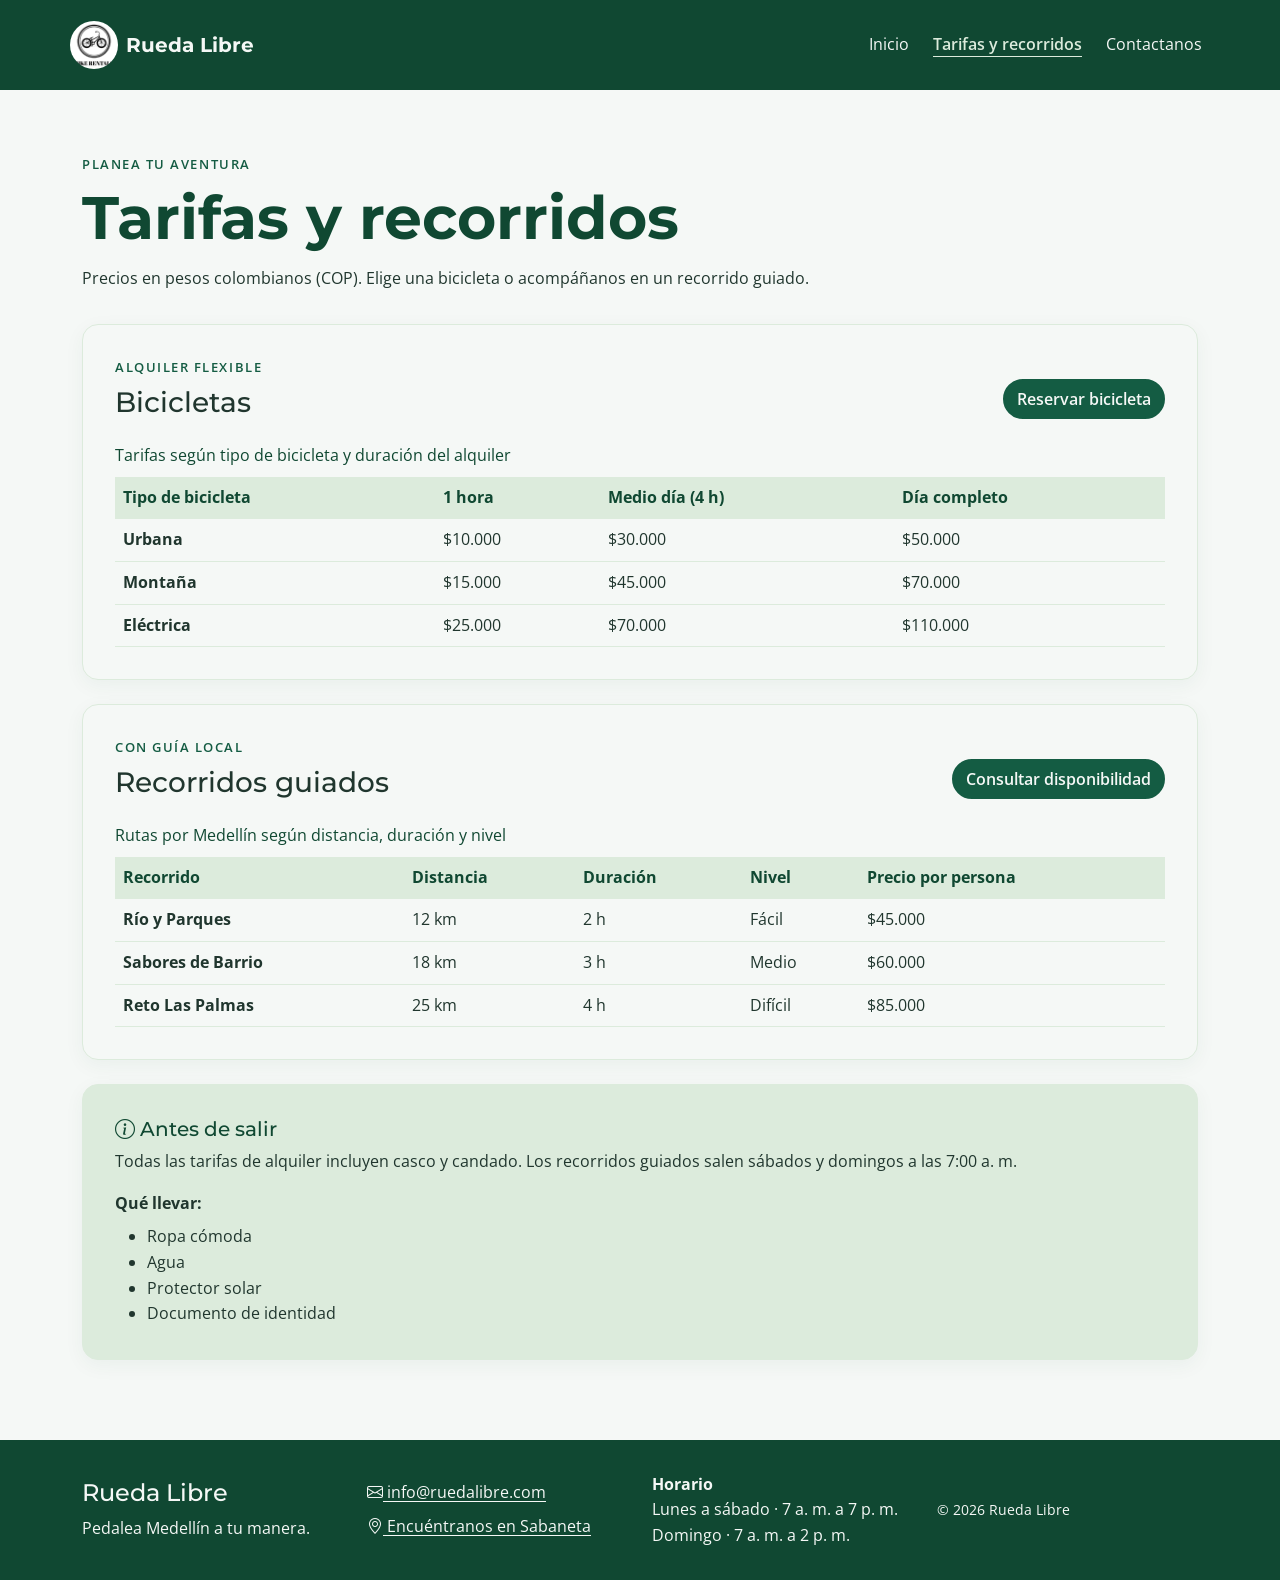
<file: paginas/tarifas.html>
<!doctype html>
<html lang="es">
<head>
    <meta charset="utf-8">
    <meta name="viewport" content="width=device-width, initial-scale=1">
    <meta name="description" content="Consulta las tarifas de bicicletas y recorridos guiados de Rueda Libre en Medellín.">
    <meta name="theme-color" content="#145c43">
    <title>Tarifas y recorridos | Rueda Libre</title>
    <link rel="preconnect" href="https://fonts.googleapis.com">
    <link rel="preconnect" href="https://fonts.gstatic.com" crossorigin>
    <link href="https://fonts.googleapis.com/css2?family=Montserrat:wght@700&family=Open+Sans:wght@400;600&display=swap" rel="stylesheet">
    <link href="https://cdn.jsdelivr.net/npm/bootstrap@5.3.3/dist/css/bootstrap.min.css" rel="stylesheet" integrity="sha384-QWTKZyjpPEjISv5WaRU9OFeRpok6YctnYmDr5pNlyT2bRjXh0JMhjY6hW+ALEwIH" crossorigin="anonymous">
    <link rel="stylesheet" href="https://cdn.jsdelivr.net/npm/bootstrap-icons@1.11.3/font/bootstrap-icons.min.css">
    <link rel="stylesheet" href="styless.css">
</head>
<body>
    <a class="skip-link" href="#contenido">Saltar al contenido</a>
    <header class="site-header">
        <nav class="navbar navbar-expand-lg navbar-dark container py-3" aria-label="Navegación principal">
            <a class="navbar-brand d-flex align-items-center gap-2" href="../index.html">
                <img class="brand-logo" src="../img/logotipo.jpeg" alt="" width="48" height="48">
                <span>Rueda Libre</span>
            </a>
            <button class="navbar-toggler" type="button" data-bs-toggle="collapse" data-bs-target="#menu-principal" aria-controls="menu-principal" aria-expanded="false" aria-label="Abrir o cerrar menú">
                <span class="navbar-toggler-icon"></span>
            </button>
            <div class="collapse navbar-collapse" id="menu-principal">
                <ul class="navbar-nav ms-auto align-items-lg-center gap-lg-2" id="menu">
                    <li class="nav-item"><a class="nav-link" href="../index.html">Inicio</a></li>
                    <li class="nav-item"><a class="nav-link activo" aria-current="page" href="tarifas.html">Tarifas y recorridos</a></li>
                    <li class="nav-item"><a class="nav-link" href="#contacto">Contactanos</a></li>
                </ul>
            </div>
        </nav>
    </header>

    <main id="contenido" class="container page-content">
        <header class="page-heading">
            <p class="eyebrow">Planea tu aventura</p>
            <h1>Tarifas y recorridos</h1>
            <p>Precios en pesos colombianos (COP). Elige una bicicleta o acompáñanos en un recorrido guiado.</p>
        </header>

        <section class="content-panel mb-4" aria-labelledby="alquiler">
            <div class="d-flex flex-wrap justify-content-between align-items-end gap-3 mb-3">
                <div>
                    <p class="eyebrow">Alquiler flexible</p>
                    <h2 id="alquiler" class="h3 mb-0">Bicicletas</h2>
                </div>
                <a class="btn btn-primary cta-reserva" href="reservas.html">Reservar bicicleta</a>
            </div>
            <div class="table-responsive">
                <table class="table table-hover align-middle mb-0">
                    <caption class="caption-top">Tarifas según tipo de bicicleta y duración del alquiler</caption>
                    <thead>
                        <tr>
                            <th scope="col">Tipo de bicicleta</th>
                            <th scope="col">1 hora</th>
                            <th scope="col">Medio día (4 h)</th>
                            <th scope="col">Día completo</th>
                        </tr>
                    </thead>
                    <tbody>
                        <tr>
                            <th scope="row">Urbana</th>
                            <td>$10.000</td><td>$30.000</td><td>$50.000</td>
                        </tr>
                        <tr>
                            <th scope="row">Montaña</th>
                            <td>$15.000</td><td>$45.000</td><td>$70.000</td>
                        </tr>
                        <tr>
                            <th scope="row">Eléctrica</th>
                            <td>$25.000</td><td>$70.000</td><td>$110.000</td>
                        </tr>
                    </tbody>
                </table>
            </div>
        </section>

        <section class="content-panel mb-4" aria-labelledby="recorridos">
            <div class="d-flex flex-wrap justify-content-between align-items-end gap-3 mb-3">
                <div>
                    <p class="eyebrow">Con guía local</p>
                    <h2 id="recorridos" class="h3 mb-0">Recorridos guiados</h2>
                </div>
                <a class="btn btn-outline-primary cta-reserva" href="reservas.html">Consultar disponibilidad</a>
            </div>
            <div class="table-responsive">
                <table class="table table-hover align-middle mb-0">
                    <caption class="caption-top">Rutas por Medellín según distancia, duración y nivel</caption>
                    <thead>
                        <tr>
                            <th scope="col">Recorrido</th>
                            <th scope="col">Distancia</th>
                            <th scope="col">Duración</th>
                            <th scope="col">Nivel</th>
                            <th scope="col">Precio por persona</th>
                        </tr>
                    </thead>
                    <tbody>
                        <tr>
                            <th scope="row">Río y Parques</th><td>12 km</td><td>2 h</td><td>Fácil</td><td>$45.000</td>
                        </tr>
                        <tr>
                            <th scope="row">Sabores de Barrio</th><td>18 km</td><td>3 h</td><td>Medio</td><td>$60.000</td>
                        </tr>
                        <tr>
                            <th scope="row">Reto Las Palmas</th><td>25 km</td><td>4 h</td><td>Difícil</td><td>$85.000</td>
                        </tr>
                    </tbody>
                </table>
            </div>
        </section>

        <aside class="notice-panel" aria-labelledby="incluye">
            <h2 id="incluye" class="h5"><i class="bi bi-info-circle" aria-hidden="true"></i> Antes de salir</h2>
            <p>Todas las tarifas de alquiler incluyen casco y candado. Los recorridos guiados salen sábados y domingos a las 7:00 a. m.</p>
            <p class="mb-2"><strong>Qué llevar:</strong></p>
            <ul class="mb-0">
                <li>Ropa cómoda</li><li>Agua</li><li>Protector solar</li><li>Documento de identidad</li>
            </ul>
        </aside>
    </main>
<footer class="site-footer" id="contacto">
        <div class="container">
            <div class="row align-items-center g-4">
                <div class="col-12 col-sm-6 col-lg-3">
                <h2 class="h4">Rueda Libre</h2>
                <p class="mb-0">Pedalea Medellín a tu manera.</p>
            </div>
            <address class="col-12 col-sm-6 col-lg-3 footer-contact mb-0 d-flex flex-column gap-2">
                <a href="mailto:info@ruedalibre.com"><i class="bi bi-envelope" aria-hidden="true"></i> info@ruedalibre.com</a>
                <a href="https://www.google.com/maps/search/?api=1&amp;query=Cl.%2076D%20Sur%2047b-40%2C%20Sabaneta%2C%20Antioquia" target="_blank" rel="noopener noreferrer"><i class="bi bi-geo-alt" aria-hidden="true"></i> Encuéntranos en Sabaneta</a>
            </address>
            <div class="col-12 col-sm-6 col-lg-3">
                <strong>Horario</strong>
                <p class="mb-0">Lunes a sábado · 7 a. m. a 7 p. m.<br>Domingo · 7 a. m. a 2 p. m.</p>
            </div>
            <p class="col-12 col-sm-6 col-lg-3 mb-0 small">© 2026 Rueda Libre</p>
            </div>
        </div>
    </footer>
    <script src="https://cdn.jsdelivr.net/npm/bootstrap@5.3.3/dist/js/bootstrap.bundle.min.js" integrity="sha384-YvpcrYf0tY3lHB60NNkmXc5s9fDVZLESaAA55NDzOxhy9GkcIdslK1eN7N6jIeHz" crossorigin="anonymous"></script>
</body>
</html>
</file>
<file: paginas/styless.css>
:root {
    color-scheme: light;
    --color-primary: #145c43;
    --color-primary-dark: #104832;
    --color-accent: #dcebdc;
    --color-background: #f5f8f6;
    --color-text: #20362e;
    --font-heading: "Montserrat", "Arial", sans-serif;
    --font-body: "Open Sans", "Arial", sans-serif;
    --space-1: 0.5rem;
    --space-2: 1rem;
    --space-3: 1.5rem;
    --space-4: 2rem;
    --space-5: 3rem;
    --bs-primary: var(--color-primary);
    --bs-link-color: var(--color-primary);
    --bs-link-hover-color: var(--color-primary-dark);
    --bs-body-bg: var(--color-background);
    --bs-body-color: var(--color-text);
    --bs-border-color: var(--color-accent);
    --bs-box-shadow-sm: 0 0.125rem 0.25rem color-mix(in srgb, var(--color-primary-dark) 15%, transparent);
    --bs-box-shadow: 0 0.5rem 1rem color-mix(in srgb, var(--color-primary-dark) 15%, transparent);
}

/*
 * Mapa de color: texto y verde oscuro sobre fondo o acento; fondo claro
 * sobre verde primario u oscuro; acento sobre verde oscuro; verde primario
 * como texto sobre fondo o acento. Sombras y velos usan transparencias
 * derivadas de los verdes.
 */
*,
*::before,
*::after {
    box-sizing: border-box;
}

html {
    scroll-behavior: smooth;
}

body {
    display: flex;
    min-height: 100vh;
    flex-direction: column;
    margin: 0;
    background: var(--color-background);
    color: var(--color-text);
    font-family: var(--font-body);
    font-weight: 400;
    line-height: 1.6;
}

body > main {
    flex: 1;
}

h1,
h2,
h3,
h4,
h5,
h6,
.navbar-brand {
    color: var(--color-primary-dark);
    font-family: var(--font-heading);
    font-weight: 700;
    line-height: 1.2;
}

h1 {
    font-size: clamp(2.25rem, 5vw, 3.75rem);
}

h2 {
    font-size: clamp(1.5rem, 3vw, 2.25rem);
}

a {
    text-underline-offset: 0.2em;
}

a:hover {
    text-decoration-thickness: 2px;
}

a:focus-visible,
button:focus-visible {
    outline: 3px solid var(--color-primary-dark);
    outline-offset: 3px;
    box-shadow: 0 0 0 6px var(--color-accent);
}

input:focus-visible,
select:focus-visible,
textarea:focus-visible,
.form-check-input:focus-visible {
    outline: 3px solid var(--color-primary-dark);
    outline-offset: 2px;
    box-shadow: 0 0 0 6px var(--color-accent);
}

img {
    max-width: 100%;
}

.skip-link {
    position: absolute;
    z-index: 1100;
    top: 0.5rem;
    left: 0.5rem;
    padding: 0.65rem 1rem;
    transform: translateY(-160%);
    border-radius: 0.4rem;
    background: var(--color-background);
    color: var(--color-primary-dark);
    font-weight: 600;
}

.skip-link:focus {
    transform: translateY(0);
}

.site-header {
    background: var(--color-primary-dark);
}

.site-header .navbar-brand,
.site-header .nav-link {
    color: var(--color-background);
}

#menu .nav-link.activo {
    color: var(--color-accent);
    font-weight: 600;
    text-decoration: underline;
    text-underline-offset: 0.35em;
}

#menu .nav-link {
    border-radius: 0.5rem;
    color: var(--color-background);
    transition: color 160ms ease, background-color 160ms ease;
}

#menu .nav-link:hover,
#menu .nav-link:focus {
    background: var(--color-accent);
    color: var(--color-primary-dark);
    text-decoration: underline;
    text-underline-offset: 0.2em;
}

#menu .nav-link:focus {
    outline: 3px solid var(--color-accent);
    outline-offset: 3px;
}

.site-header .navbar-brand {
    font-size: 1.25rem;
}

.site-header .navbar-brand:hover,
.site-header .navbar-brand:focus-visible {
    color: var(--color-background);
    text-decoration: underline;
}

.brand-logo {
    border-radius: 50%;
    object-fit: cover;
}

.btn {
    --bs-btn-font-weight: 600;
    border-radius: 999px;
    text-decoration: none;
}

.btn-primary {
    --bs-btn-bg: var(--color-primary);
    --bs-btn-border-color: var(--color-primary);
    --bs-btn-hover-bg: var(--color-primary-dark);
    --bs-btn-hover-border-color: var(--color-primary-dark);
    --bs-btn-active-bg: var(--color-primary-dark);
    --bs-btn-active-border-color: var(--color-primary-dark);
    --bs-btn-color: var(--color-background);
    --bs-btn-hover-color: var(--color-background);
    --bs-btn-active-color: var(--color-background);
}

.btn-outline-primary {
    --bs-btn-color: var(--color-primary);
    --bs-btn-border-color: var(--color-primary);
    --bs-btn-hover-bg: var(--color-primary);
    --bs-btn-hover-border-color: var(--color-primary);
    --bs-btn-hover-color: var(--color-background);
}

.cta-reserva {
    display: inline-flex;
    align-items: center;
    justify-content: center;
    border: 2px solid var(--color-primary);
    border-radius: 999px;
    background: var(--color-primary);
    color: var(--color-background);
    font-weight: 600;
    text-decoration: none;
    transition: background-color 160ms ease, border-color 160ms ease, transform 160ms ease;
}

.cta-reserva:hover {
    border-color: var(--color-primary-dark);
    background: var(--color-primary-dark);
    color: var(--color-background);
    text-decoration: underline;
    text-underline-offset: 0.2em;
}

.cta-reserva:focus {
    border-color: var(--color-primary-dark);
    background: var(--color-primary-dark);
    color: var(--color-background);
    outline: 3px solid var(--color-accent);
    outline-offset: 3px;
    box-shadow: 0 0 0 6px var(--color-primary-dark);
}

.cta-reserva:active {
    transform: translateY(1px);
    border-color: var(--color-primary-dark);
    background: var(--color-primary-dark);
    color: var(--color-background);
}

.btn-naranja-pedal {
    --bs-btn-color: var(--color-text);
    --bs-btn-bg: #f4a261;
    --bs-btn-border-color: #f4a261;
    --bs-btn-hover-color: var(--color-text);
    --bs-btn-hover-bg: #e88924;
    --bs-btn-hover-border-color: #e88924;
    --bs-btn-active-color: var(--color-text);
    --bs-btn-active-bg: #e88924;
    --bs-btn-active-border-color: #e88924;
    --bs-btn-disabled-color: var(--color-text);
    --bs-btn-disabled-bg: #f4a261;
    --bs-btn-disabled-border-color: #f4a261;
    --bs-btn-disabled-opacity: 1;
}

.hero {
    position: relative;
    isolation: isolate;
    width: calc(100% - 1rem);
    min-height: clamp(22rem, 48vw, 35rem);
    align-items: center;
    overflow: hidden;
    margin-right: auto;
    margin-left: auto;
    border-radius: 1.25rem;
    background: var(--color-primary-dark);
    color: var(--color-background);
}

.hero::before {
    position: absolute;
    z-index: 1;
    inset: 0;
    background: linear-gradient(90deg, color-mix(in srgb, var(--color-primary-dark) 92%, transparent) 0%, color-mix(in srgb, var(--color-primary-dark) 72%, transparent) 52%, color-mix(in srgb, var(--color-primary-dark) 18%, transparent) 100%);
    content: "";
}

.hero-content {
    position: relative;
    z-index: 2;
    align-self: center;
    max-width: 45rem;
    padding: clamp(1.5rem, 6vw, 5rem);
}

.hero-image {
    position: absolute;
    z-index: 0;
    inset: 0;
    width: 100%;
    height: 100%;
    object-fit: cover;
    opacity: 0.72;
}

.hero h1 {
    max-width: 13ch;
    color: var(--color-background);
}

.hero .lead {
    max-width: 38rem;
}

.eyebrow {
    margin-bottom: 0.5rem;
    color: var(--color-primary);
    font-size: 0.8rem;
    font-weight: 600;
    letter-spacing: 0.12em;
    text-transform: uppercase;
}

.hero .eyebrow {
    color: var(--color-accent);
}

.promotion-image {
    height: clamp(20rem, 42vw, 34rem);
    object-fit: cover;
}

.promotion-caption {
    right: 0;
    bottom: 0;
    left: 0;
    padding: var(--space-5) var(--space-2) var(--space-4);
    background: linear-gradient(transparent, color-mix(in srgb, var(--color-primary-dark) 92%, transparent));
}

.promotion-caption h3,
.promotion-caption p {
    color: var(--color-background);
}

.section-heading,
.page-heading {
    max-width: 48rem;
    margin-bottom: 1.5rem;
}

.section-heading h2,
.page-heading h1 {
    margin-bottom: 0.75rem;
}

.route-card-image {
    height: clamp(12rem, 22vw, 18rem);
    object-fit: cover;
}

.fleet-grid {
    display: grid;
    grid-template-columns: repeat(auto-fit, minmax(min(100%, 13rem), 1fr));
    gap: var(--space-3);
    margin: 0;
    --bs-gutter-x: 0;
    --bs-gutter-y: 0;
}

.fleet-grid > .col {
    min-width: 0;
    padding: 0;
}

.fleet-card-image {
    aspect-ratio: 4 / 3;
    object-fit: cover;
}

.fleet-price {
    color: var(--color-primary-dark);
}

.info-card {
    border: 1px solid var(--color-accent);
    border-radius: 1rem;
    background: var(--color-background);
    box-shadow: 0 0.35rem 1.25rem color-mix(in srgb, var(--color-primary-dark) 7%, transparent);
    transition: transform 160ms ease, box-shadow 160ms ease;
}

.info-card:hover {
    transform: translateY(-0.2rem);
    box-shadow: 0 0.65rem 1.5rem color-mix(in srgb, var(--color-primary-dark) 12%, transparent);
}

.info-card .card-title {
    color: var(--color-primary-dark);
}

.card-icon {
    margin-bottom: 1rem;
    color: var(--color-primary);
    font-size: 2rem;
}

.card-link {
    font-weight: 600;
}

.page-content {
    padding-top: clamp(2rem, 5vw, 4rem);
    padding-bottom: clamp(3rem, 7vw, 5rem);
}

.reservation-contact address {
    font-style: normal;
}

.reservation-contact address p {
    overflow-wrap: anywhere;
}

.page-heading {
    margin-bottom: 2rem;
}

.content-panel,
.notice-panel {
    padding: clamp(1.25rem, 3vw, var(--space-4));
    border: 1px solid var(--color-accent);
    border-radius: 1rem;
    background: var(--color-background);
    box-shadow: 0 0.35rem 1.25rem color-mix(in srgb, var(--color-primary-dark) 5%, transparent);
}

.cta-panel {
    background: var(--color-accent);
}

.content-panel > :last-child,
.notice-panel > :last-child {
    margin-bottom: 0;
}

.table {
    --bs-table-color: var(--color-text);
    --bs-table-hover-bg: var(--color-accent);
    --bs-table-border-color: var(--color-accent);
}

.table thead th {
    background: var(--color-accent);
    color: var(--color-primary-dark);
    white-space: nowrap;
}

.table caption {
    color: var(--color-primary-dark);
}

.notice-panel {
    background: var(--color-accent);
}

.notice-panel h2 {
    color: var(--color-primary-dark);
}

.form-section {
    margin: 1.75rem 0;
    padding: 1.25rem;
    border: 1px solid var(--color-accent);
    border-radius: 0.75rem;
}

.form-section legend {
    float: none;
    width: auto;
    margin: 0;
    padding: 0 0.5rem;
    color: var(--color-primary-dark);
    font-family: var(--font-heading);
    font-size: 1.1rem;
    font-weight: 700;
}

.form-label,
.form-check-label {
    font-weight: 600;
}

.form-control,
.form-select {
    min-height: 2.9rem;
    border-color: var(--color-primary-dark);
}

textarea.form-control {
    min-height: auto;
}

.form-control:focus,
.form-select:focus,
.form-check-input:focus {
    border-color: var(--color-primary);
    outline: 3px solid var(--color-primary-dark);
    outline-offset: 2px;
    box-shadow: 0 0 0 6px var(--color-accent);
}

.form-check-input:checked {
    border-color: var(--color-primary);
    background-color: var(--color-primary);
}

.form-text {
    color: var(--color-primary-dark);
}

.form-control.is-invalid,
.was-validated .form-control:invalid,
.form-select.is-invalid,
.was-validated .form-select:invalid {
    border-color: var(--color-primary-dark);
}

.form-check-input.is-invalid,
.was-validated .form-check-input:invalid {
    border-color: var(--color-primary-dark);
}

.invalid-feedback {
    color: var(--color-primary-dark);
    font-weight: 600;
}

.site-footer {
    margin-top: auto;
    padding: var(--space-4) 0;
    background: var(--color-primary-dark);
    color: var(--color-background);
}

.site-footer h2,
.site-footer a {
    color: var(--color-background);
}

.site-footer address {
    font-style: normal;
}

.site-footer a:hover,
.site-footer a:focus-visible {
    color: var(--color-accent);
}

@media (max-width: 575.98px) {
    .hero-content .btn {
        width: 100%;
    }

    .promotion-image {
        height: 28rem;
    }

}

@media (prefers-reduced-motion: reduce) {
    html {
        scroll-behavior: auto;
    }

    *,
    *::before,
    *::after {
        scroll-behavior: auto;
    }

    #menu .nav-link,
    .site-header .navbar-brand,
    .btn,
    .cta-reserva,
    .info-card,
    .carousel-item,
    .modal.fade,
    .modal.fade .modal-dialog,
    .collapsing {
        animation-duration: 0.01ms;
        transition-duration: 0.01ms;
        animation-iteration-count: 1;
    }
}

.bi-whatsapp {                                                  
    color: rgb(252, 249, 252);
    font-size: 1.5rem;
}
</file>
